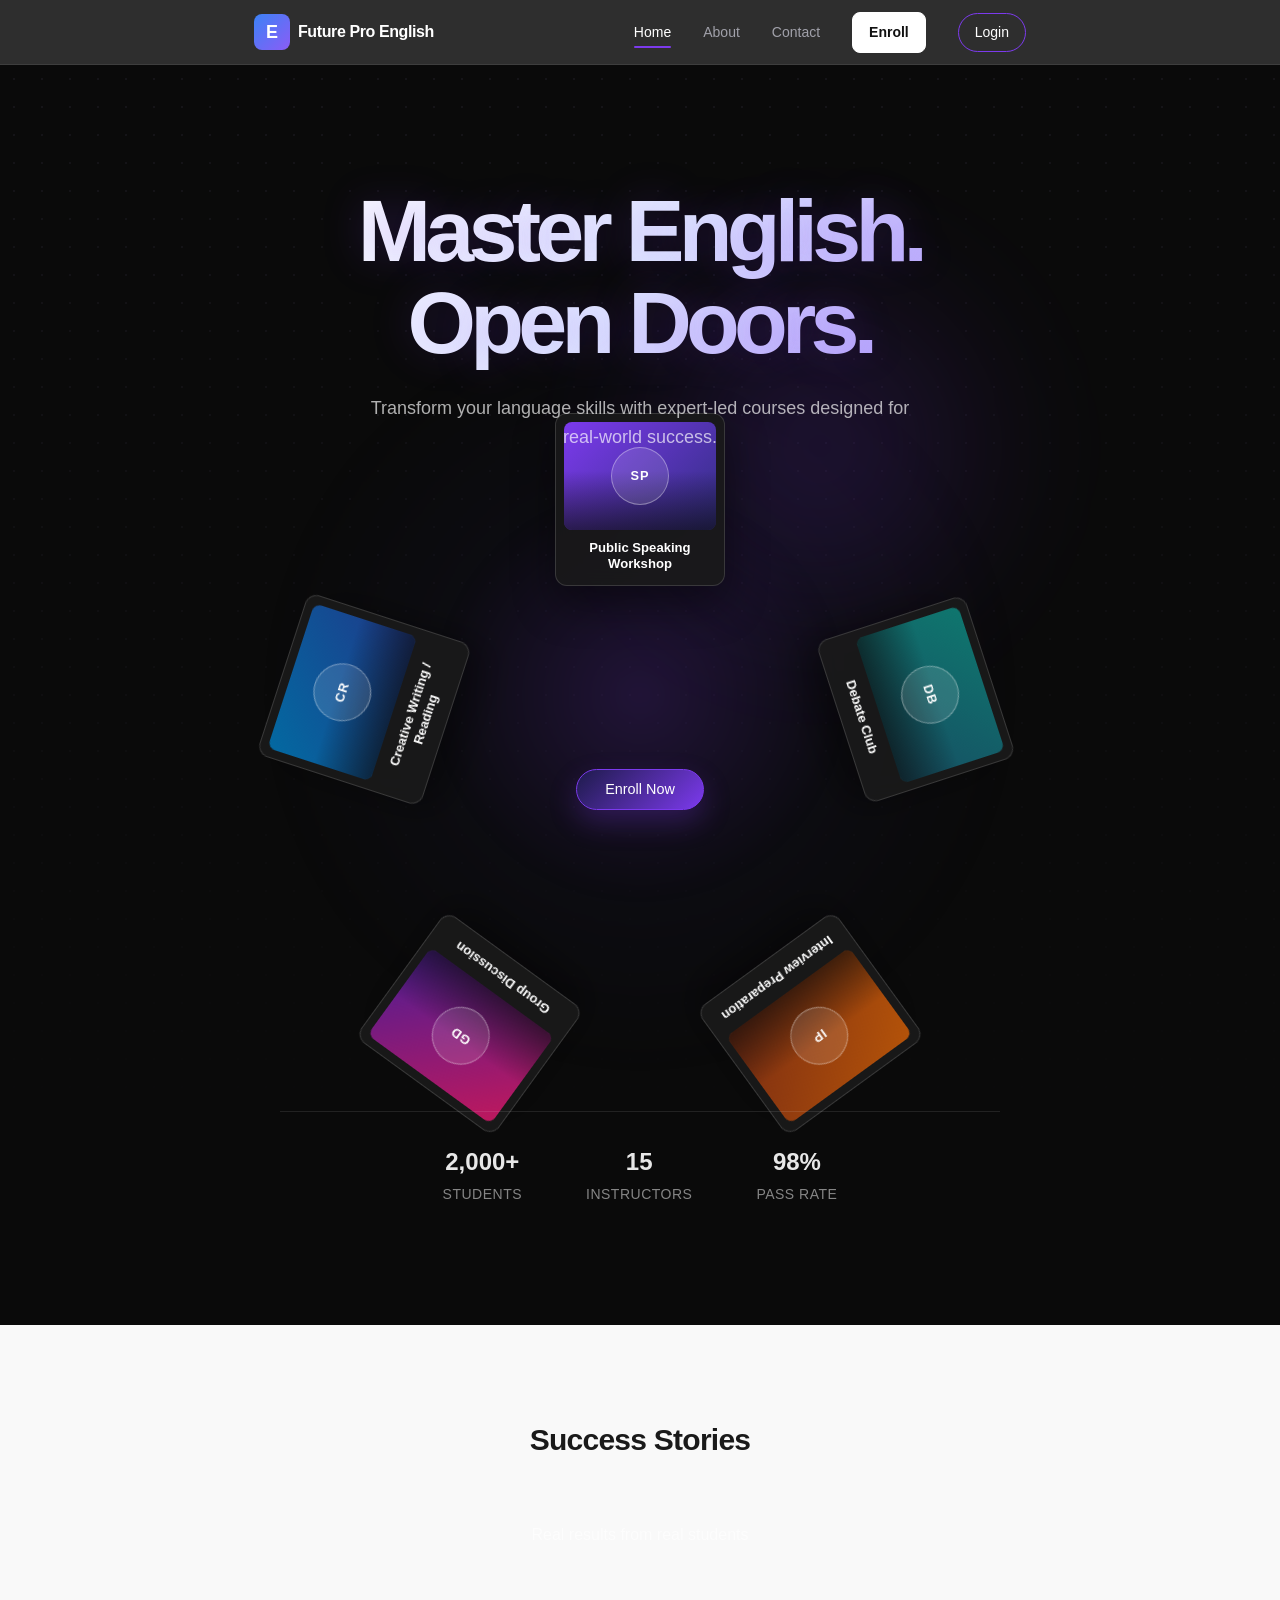
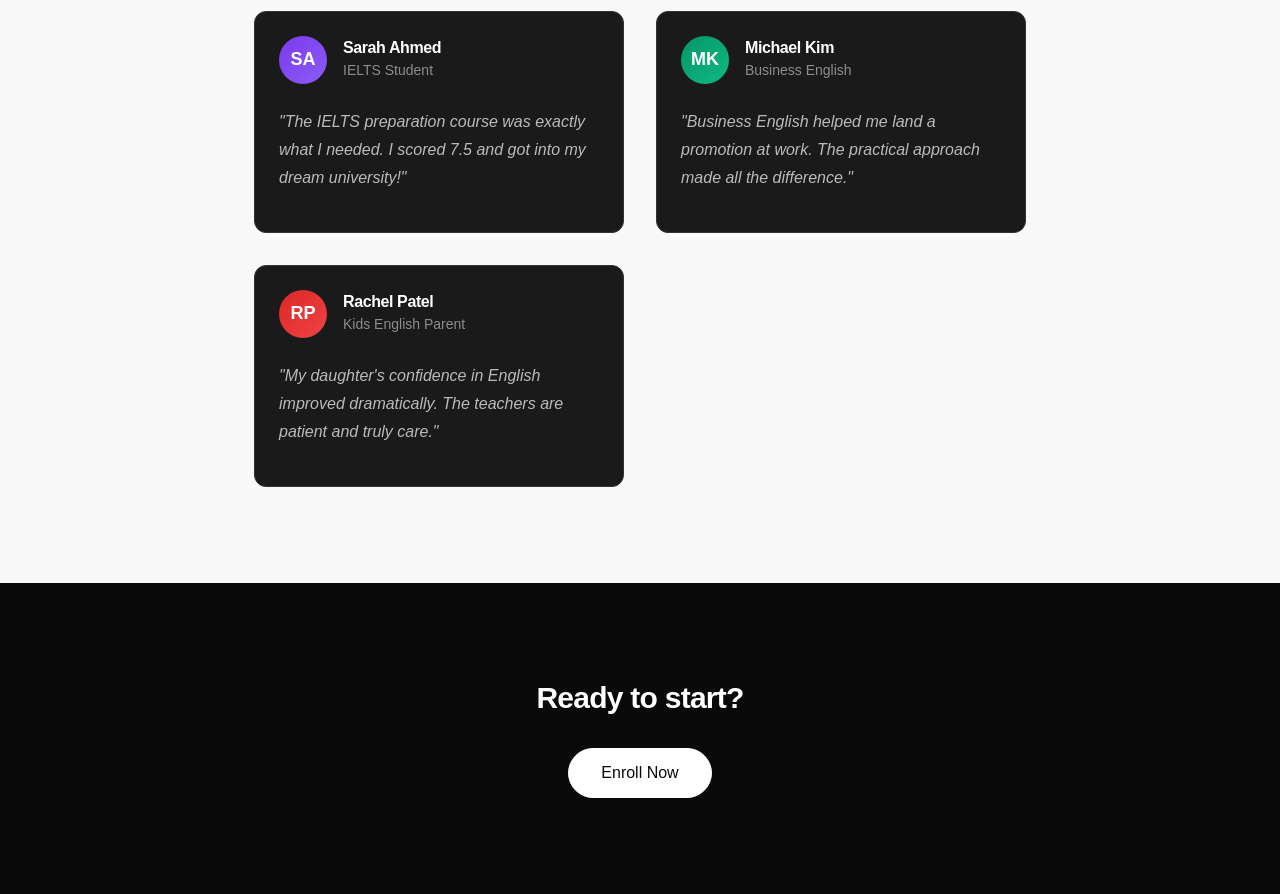
<file: index.html>
<!DOCTYPE html>
<html lang="en">
<head>
    <meta charset="UTF-8">
    <meta name="viewport" content="width=device-width, initial-scale=1.0">
    <meta name="description" content="Future Pro English - Master English and open doors to new opportunities. Professional English language courses for all levels including IELTS, Business English, and more.">
    <meta name="keywords" content="English language institute, IELTS preparation, Business English, English courses, language learning">
    <meta name="author" content="Future Pro English">
    
    <!-- Open Graph Tags -->
    <meta property="og:title" content="Future Pro English - Master English. Open Doors.">
    <meta property="og:description" content="Professional English language courses for all levels. IELTS, Business English, and more.">
    <meta property="og:type" content="website">
    <meta property="og:url" content="https://futureproenglish.com">
    <meta property="og:image" content="https://futureproenglish.com/assets/og-image.jpg">
    
    <!-- Twitter Card Tags -->
    <meta name="twitter:card" content="summary_large_image">
    <meta name="twitter:title" content="Future Pro English - Master English. Open Doors.">
    <meta name="twitter:description" content="Professional English language courses for all levels.">
    
    <title>Future Pro English - Home</title>
    <link rel="stylesheet" href="css/styles.css">
    <link rel="icon" type="image/svg+xml" href="assets/logo.svg">
</head>
<body>
    <a href="#main-content" class="skip-link">Skip to main content</a>
    
    <!-- Main Content -->
    <main id="main-content">
    <!-- Navigation Header -->
    <header class="header">
        <div class="container header-content">
            <a href="index.html" class="logo" aria-label="Future Pro English Home">
                <div class="logo-icon">E</div>
                <span class="logo-text">Future Pro English</span>
            </a>
            <button class="mobile-menu-toggle" aria-label="Toggle navigation menu" aria-expanded="false">
                <span class="hamburger">
                    <span class="hamburger-line"></span>
                    <span class="hamburger-line"></span>
                    <span class="hamburger-line"></span>
                </span>
            </button>
            <nav class="nav">
                <a href="index.html" class="nav-link">Home</a>
                <a href="about.html" class="nav-link">About</a>
                <a href="contact.html" class="nav-link">Contact</a>
                <a href="enroll.html" class="nav-link">Enroll</a>
                <a href="login.html" class="nav-link">Login</a>
            </nav>
        </div>
    </header>

    <!-- Mobile Navigation Overlay -->
    <nav class="nav-overlay" aria-label="Mobile navigation">
        <a href="index.html" class="nav-link">Home</a>
        <a href="about.html" class="nav-link">About</a>
        <a href="contact.html" class="nav-link">Contact</a>
        <a href="enroll.html" class="nav-link">Enroll</a>
        <a href="login.html" class="nav-link">Login</a>
    </nav>

    <!-- Hero Section -->
    <section class="hero">
        <div class="hero-background">
            <div class="hero-grid"></div>
            <div class="hero-orb"></div>
            <div class="hero-violet-orb"></div>
        </div>
        <div class="container hero-content">
            <h1 class="hero-headline">Master English. Open Doors.</h1>
            <p class="hero-subheadline">Transform your language skills with expert-led courses designed for real-world success.</p>
            <div class="hero-orbit">
                <div class="hero-ctas">
                    <a href="enroll.html" class="btn btn-primary btn-lg btn-pill">Enroll Now</a>
                </div>
                <div class="hero-activity-cards" aria-label="English learning activities">
                    <div class="hero-card-slot activity-slot-speaking">
                        <div class="hero-activity-card" aria-label="Public Speaking Workshop">
                            <div class="activity-card-visual visual-speaking"><span>SP</span></div>
                            <strong>Public Speaking Workshop</strong>
                        </div>
                    </div>
                    <div class="hero-card-slot activity-slot-debate">
                        <div class="hero-activity-card" aria-label="Debate Club">
                            <div class="activity-card-visual visual-debate"><span>DB</span></div>
                            <strong>Debate Club</strong>
                        </div>
                    </div>
                    <div class="hero-card-slot activity-slot-interview">
                        <div class="hero-activity-card" aria-label="Interview Preparation">
                            <div class="activity-card-visual visual-interview"><span>IP</span></div>
                            <strong>Interview Preparation</strong>
                        </div>
                    </div>
                    <div class="hero-card-slot activity-slot-discussion">
                        <div class="hero-activity-card" aria-label="Group Discussion">
                            <div class="activity-card-visual visual-discussion"><span>GD</span></div>
                            <strong>Group Discussion</strong>
                        </div>
                    </div>
                    <div class="hero-card-slot activity-slot-writing">
                        <div class="hero-activity-card" aria-label="Creative Writing and Reading">
                            <div class="activity-card-visual visual-writing"><span>CR</span></div>
                            <strong>Creative Writing / Reading</strong>
                        </div>
                    </div>
                </div>
            </div>
            <div class="hero-trust-bar">
                <div class="trust-stat">
                    <span class="trust-number">2,000+</span>
                    <span class="trust-label">Students</span>
                </div>
                <div class="trust-stat">
                    <span class="trust-number">15</span>
                    <span class="trust-label">Instructors</span>
                </div>
                <div class="trust-stat">
                    <span class="trust-number">98%</span>
                    <span class="trust-label">Pass Rate</span>
                </div>
            </div>
        </div>
    </section>

    <!-- Success Stories Section -->
    <section class="section section-alt">
        <div class="container">
            <div class="section-header">
                <h2 class="section-title">Success Stories</h2>
                <p class="section-subtitle">Real results from real students</p>
            </div>
            <div class="testimonials-grid">
                <div class="testimonial-card">
                    <div class="testimonial-header">
                        <div class="testimonial-avatar">SA</div>
                        <div class="testimonial-info">
                            <h3 class="testimonial-name">Sarah Ahmed</h3>
                            <span class="testimonial-role">IELTS Student</span>
                        </div>
                    </div>
                    <p class="testimonial-quote">"The IELTS preparation course was exactly what I needed. I scored 7.5 and got into my dream university!"</p>
                </div>
                <div class="testimonial-card">
                    <div class="testimonial-header">
                        <div class="testimonial-avatar">MK</div>
                        <div class="testimonial-info">
                            <h3 class="testimonial-name">Michael Kim</h3>
                            <span class="testimonial-role">Business English</span>
                        </div>
                    </div>
                    <p class="testimonial-quote">"Business English helped me land a promotion at work. The practical approach made all the difference."</p>
                </div>
                <div class="testimonial-card">
                    <div class="testimonial-header">
                        <div class="testimonial-avatar">RP</div>
                        <div class="testimonial-info">
                            <h3 class="testimonial-name">Rachel Patel</h3>
                            <span class="testimonial-role">Kids English Parent</span>
                        </div>
                    </div>
                    <p class="testimonial-quote">"My daughter's confidence in English improved dramatically. The teachers are patient and truly care."</p>
                </div>
            </div>
        </div>
    </section>

    <!-- Final CTA Section -->
    <section class="cta-section">
        <div class="container cta-content">
            <h2 class="cta-title">Ready to start?</h2>
            <a href="enroll.html" class="btn btn-primary btn-lg">Enroll Now</a>
        </div>
    </section>
    </main>

    <script src="js/main.js"></script>
</body>
</html>
</file>
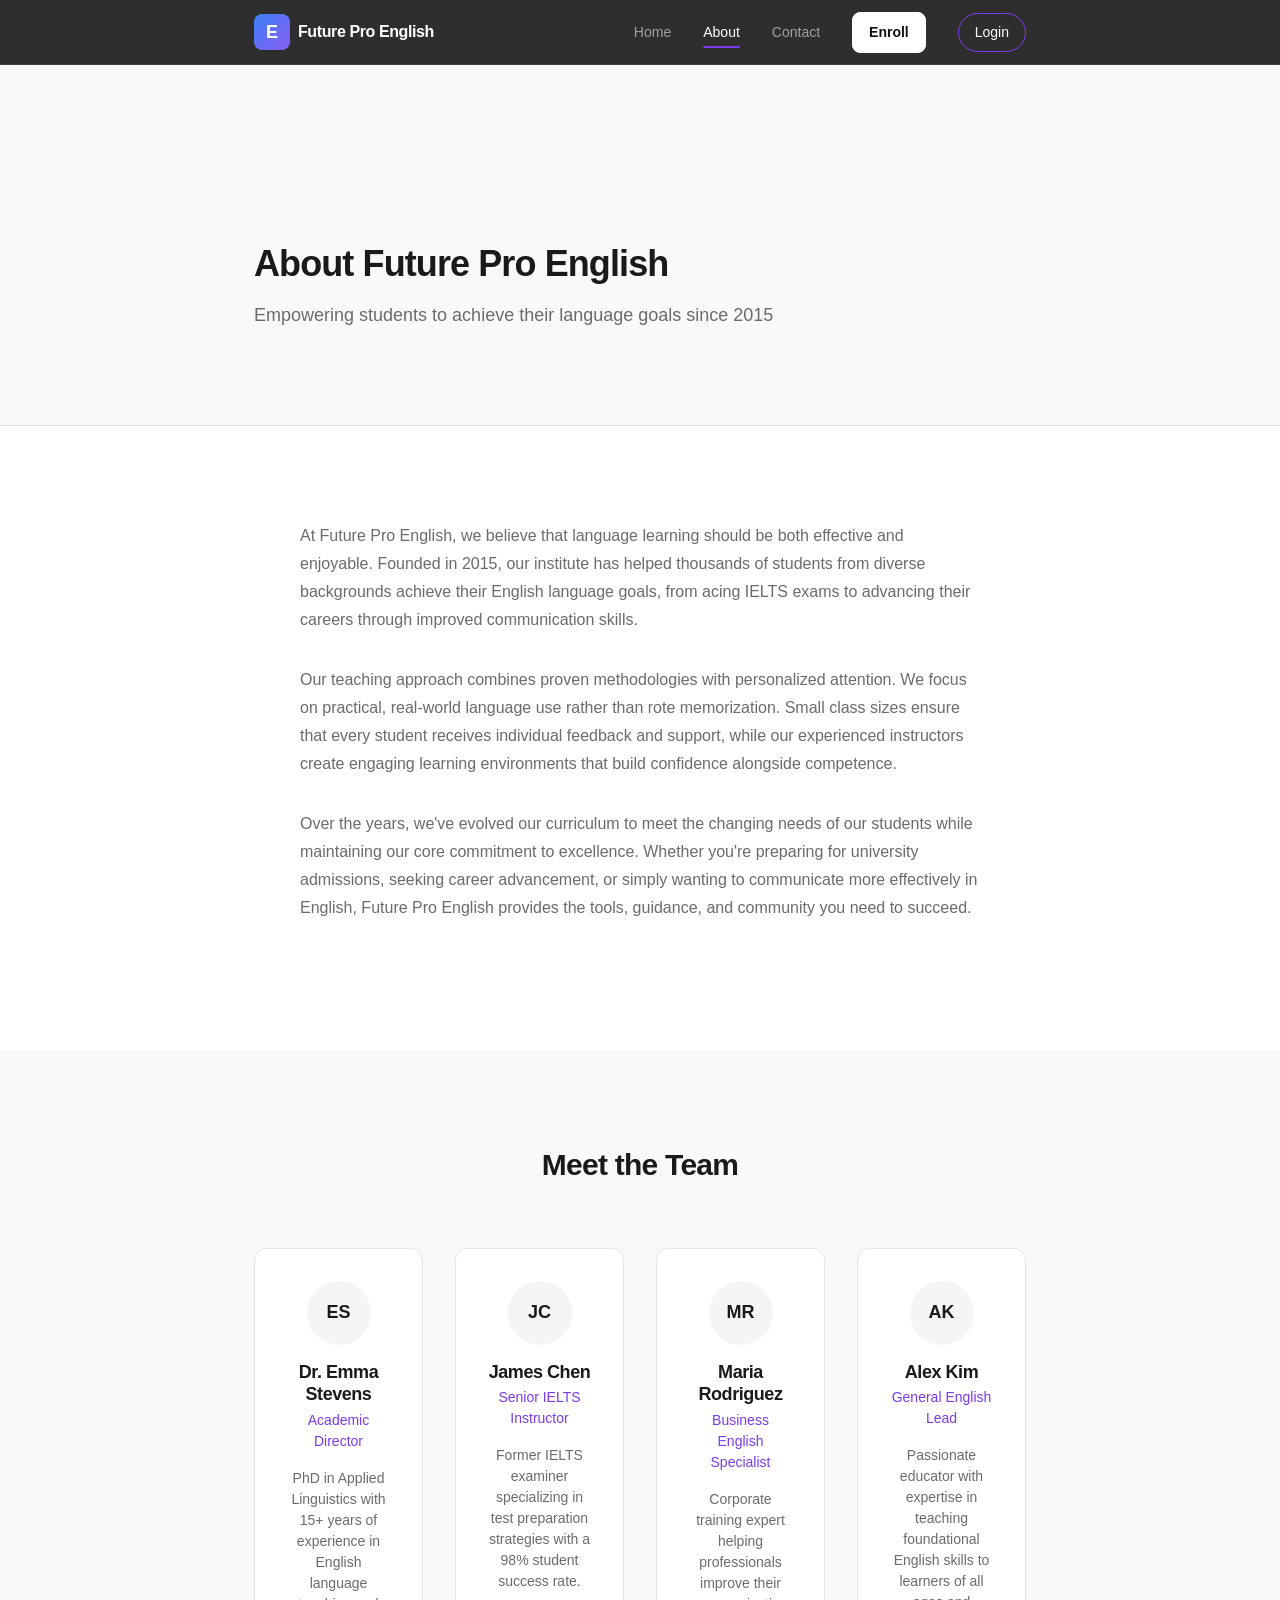
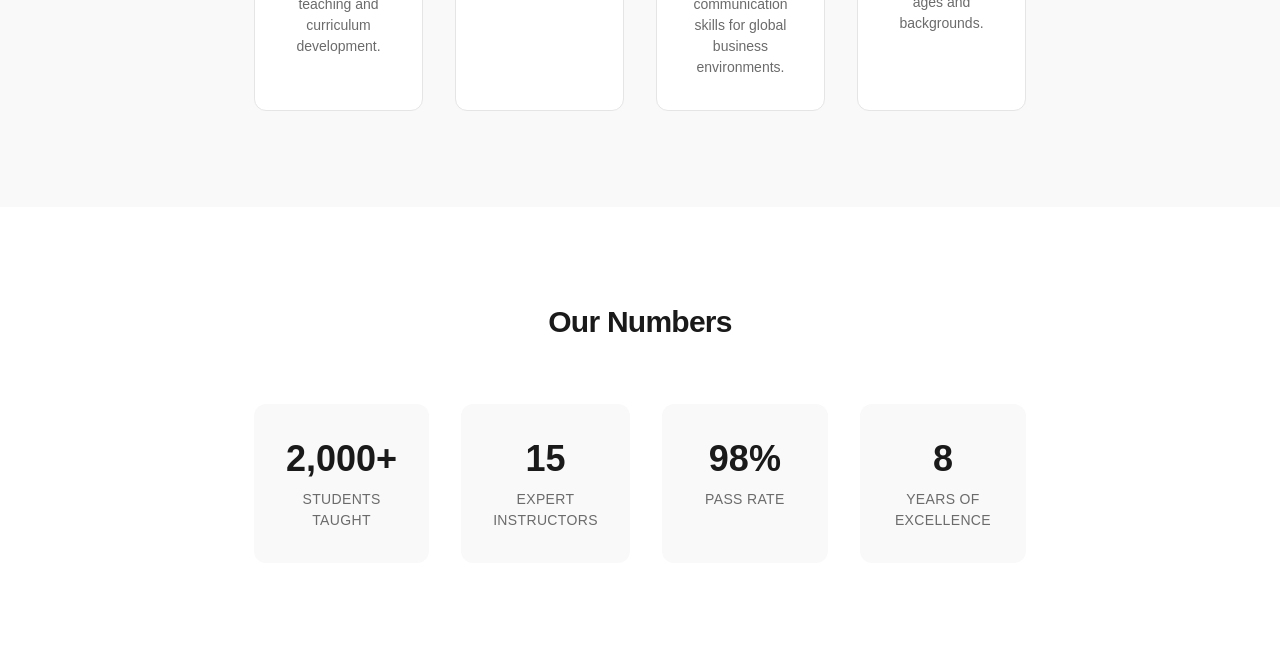
<file: about.html>
<!DOCTYPE html>
<html lang="en">
<head>
    <meta charset="UTF-8">
    <meta name="viewport" content="width=device-width, initial-scale=1.0">
    <meta name="description" content="Learn about Future Pro English - our mission, teaching approach, expert instructors, and 8 years of excellence in English language education.">
    <meta name="keywords" content="About Future Pro English, English institute, language school, teaching methodology">
    <meta name="author" content="Future Pro English">
    
    <!-- Open Graph Tags -->
    <meta property="og:title" content="About Future Pro English">
    <meta property="og:description" content="Our mission, teaching approach, expert instructors, and 8 years of excellence in English language education.">
    <meta property="og:type" content="website">
    <meta property="og:url" content="https://futureproenglish.com/about.html">
    <meta property="og:image" content="https://futureproenglish.com/assets/og-image.jpg">
    
    <!-- Twitter Card Tags -->
    <meta name="twitter:card" content="summary_large_image">
    <meta name="twitter:title" content="About Future Pro English">
    <meta name="twitter:description" content="Our mission, teaching approach, and expert instructors.">
    
    <title>About Us - Future Pro English</title>
    <link rel="stylesheet" href="css/styles.css">
    <link rel="icon" type="image/svg+xml" href="assets/logo.svg">
</head>
<body>
    <a href="#main-content" class="skip-link">Skip to main content</a>
    
    <!-- Main Content -->
    <main id="main-content">
    <!-- Navigation Header -->
    <header class="header">
        <div class="container header-content">
            <a href="index.html" class="logo" aria-label="Future Pro English Home">
                <div class="logo-icon">E</div>
                <span class="logo-text">Future Pro English</span>
            </a>
            <button class="mobile-menu-toggle" aria-label="Toggle navigation menu" aria-expanded="false">
                <span class="hamburger">
                    <span class="hamburger-line"></span>
                    <span class="hamburger-line"></span>
                    <span class="hamburger-line"></span>
                </span>
            </button>
            <nav class="nav">
                <a href="index.html" class="nav-link">Home</a>
                <a href="about.html" class="nav-link">About</a>
                <a href="contact.html" class="nav-link">Contact</a>
                <a href="enroll.html" class="nav-link">Enroll</a>
                <a href="login.html" class="nav-link">Login</a>
            </nav>
        </div>
    </header>

    <!-- Mobile Navigation Overlay -->
    <nav class="nav-overlay" aria-label="Mobile navigation">
        <a href="index.html" class="nav-link">Home</a>
        <a href="about.html" class="nav-link">About</a>
        <a href="contact.html" class="nav-link">Contact</a>
        <a href="enroll.html" class="nav-link">Enroll</a>
        <a href="login.html" class="nav-link">Login</a>
    </nav>

    <!-- Page Header -->
    <section class="page-header">
        <div class="container">
            <h1 class="page-title">About Future Pro English</h1>
            <p class="page-subtitle">Empowering students to achieve their language goals since 2015</p>
        </div>
    </section>

    <!-- Narrative Section -->
    <section class="section">
        <div class="container">
            <div class="narrative-content">
                <p>At Future Pro English, we believe that language learning should be both effective and enjoyable. Founded in 2015, our institute has helped thousands of students from diverse backgrounds achieve their English language goals, from acing IELTS exams to advancing their careers through improved communication skills.</p>
                <p>Our teaching approach combines proven methodologies with personalized attention. We focus on practical, real-world language use rather than rote memorization. Small class sizes ensure that every student receives individual feedback and support, while our experienced instructors create engaging learning environments that build confidence alongside competence.</p>
                <p>Over the years, we've evolved our curriculum to meet the changing needs of our students while maintaining our core commitment to excellence. Whether you're preparing for university admissions, seeking career advancement, or simply wanting to communicate more effectively in English, Future Pro English provides the tools, guidance, and community you need to succeed.</p>
            </div>
        </div>
    </section>

    <!-- Meet the Team Section -->
    <section class="section section-alt">
        <div class="container">
            <h2 class="section-title">Meet the Team</h2>
            <div class="team-grid">
                <div class="card team-card">
                    <div class="team-avatar">ES</div>
                    <h3 class="team-name">Dr. Emma Stevens</h3>
                    <p class="team-role">Academic Director</p>
                    <p class="team-bio">PhD in Applied Linguistics with 15+ years of experience in English language teaching and curriculum development.</p>
                </div>
                <div class="card team-card">
                    <div class="team-avatar">JC</div>
                    <h3 class="team-name">James Chen</h3>
                    <p class="team-role">Senior IELTS Instructor</p>
                    <p class="team-bio">Former IELTS examiner specializing in test preparation strategies with a 98% student success rate.</p>
                </div>
                <div class="card team-card">
                    <div class="team-avatar">MR</div>
                    <h3 class="team-name">Maria Rodriguez</h3>
                    <p class="team-role">Business English Specialist</p>
                    <p class="team-bio">Corporate training expert helping professionals improve their communication skills for global business environments.</p>
                </div>
                <div class="card team-card">
                    <div class="team-avatar">AK</div>
                    <h3 class="team-name">Alex Kim</h3>
                    <p class="team-role">General English Lead</p>
                    <p class="team-bio">Passionate educator with expertise in teaching foundational English skills to learners of all ages and backgrounds.</p>
                </div>
            </div>
        </div>
    </section>

    <!-- Our Numbers Section -->
    <section class="section">
        <div class="container">
            <h2 class="section-title">Our Numbers</h2>
            <div class="stats-grid">
                <div class="stat-item">
                    <div class="stat-number">2,000+</div>
                    <div class="stat-label">Students Taught</div>
                </div>
                <div class="stat-item">
                    <div class="stat-number">15</div>
                    <div class="stat-label">Expert Instructors</div>
                </div>
                <div class="stat-item">
                    <div class="stat-number">98%</div>
                    <div class="stat-label">Pass Rate</div>
                </div>
                <div class="stat-item">
                    <div class="stat-number">8</div>
                    <div class="stat-label">Years of Excellence</div>
                </div>
            </div>
        </div>
    </section>
    </main>

    <script src="js/main.js"></script>
</body>
</html>
</file>
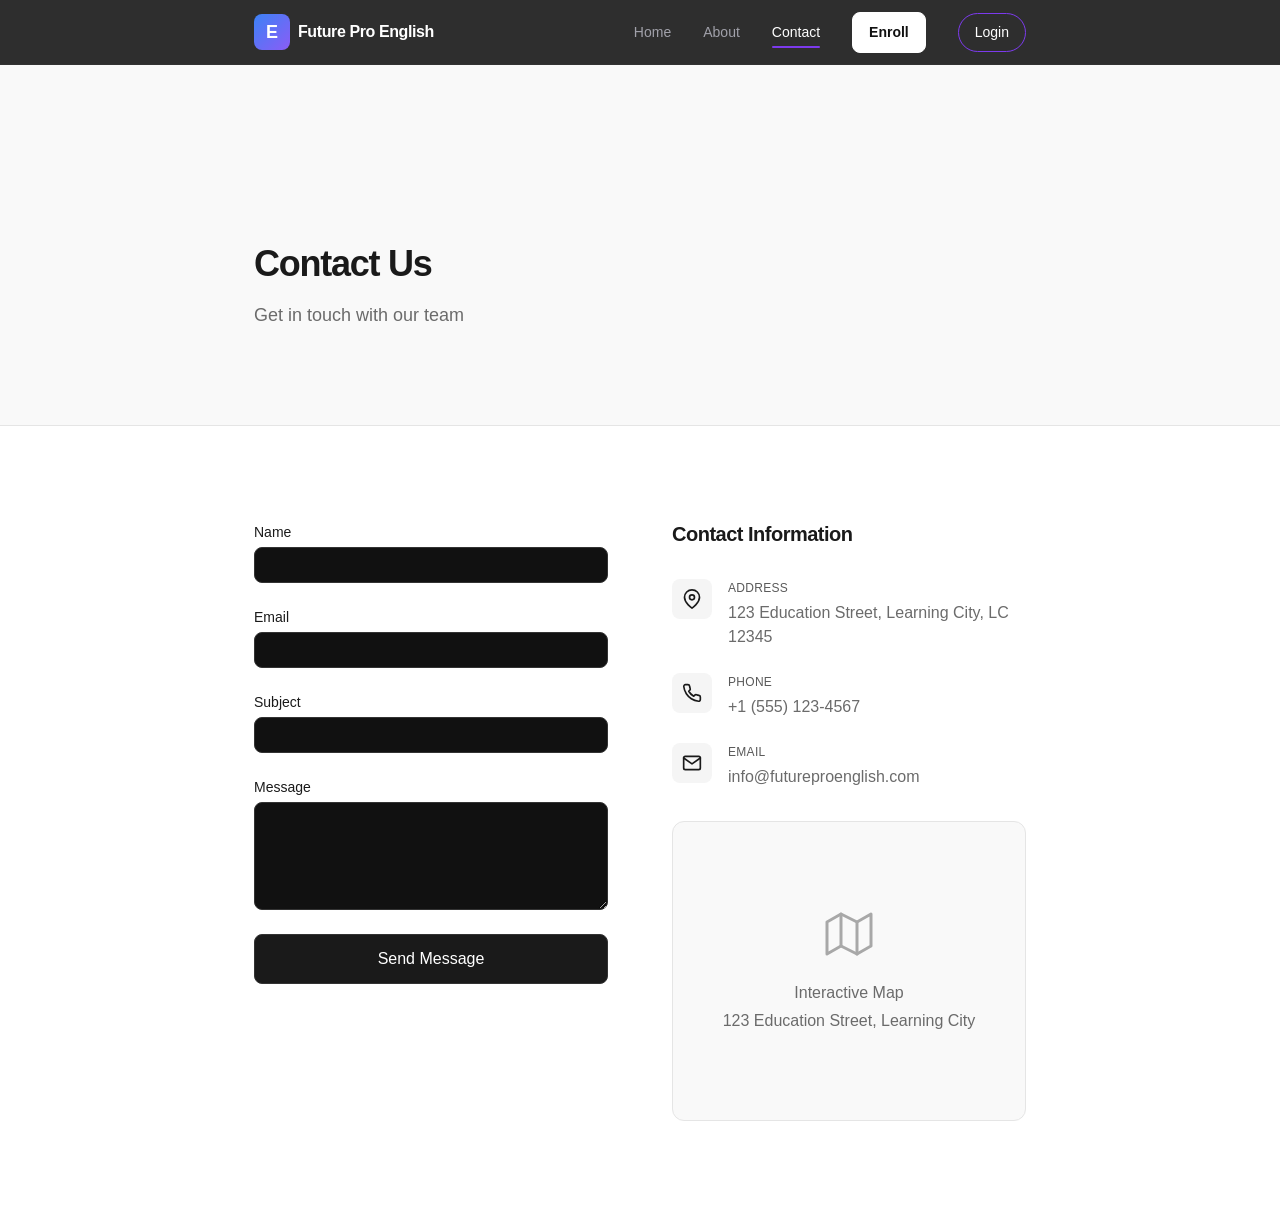
<file: contact.html>
<!DOCTYPE html>
<html lang="en">
<head>
    <meta charset="UTF-8">
    <meta name="viewport" content="width=device-width, initial-scale=1.0">
    <meta name="description" content="Contact Future Pro English - Get in touch with our team for inquiries, course information, or support. We're here to help you master English.">
    <meta name="keywords" content="Contact Future Pro English, English institute contact, language school support">
    <meta name="author" content="Future Pro English">
    
    <!-- Open Graph Tags -->
    <meta property="og:title" content="Contact Future Pro English">
    <meta property="og:description" content="Get in touch with our team for inquiries, course information, or support.">
    <meta property="og:type" content="website">
    <meta property="og:url" content="https://futureproenglish.com/contact.html">
    <meta property="og:image" content="https://futureproenglish.com/assets/og-image.jpg">
    
    <!-- Twitter Card Tags -->
    <meta name="twitter:card" content="summary_large_image">
    <meta name="twitter:title" content="Contact Future Pro English">
    <meta name="twitter:description" content="Get in touch with our team for inquiries and support.">
    
    <title>Contact Us - Future Pro English</title>
    <link rel="stylesheet" href="css/styles.css">
    <link rel="stylesheet" href="css/form.css">
    <link rel="icon" type="image/svg+xml" href="assets/logo.svg">
</head>
<body>
    <a href="#main-content" class="skip-link">Skip to main content</a>
    
    <!-- Main Content -->
    <main id="main-content">
    <!-- Navigation Header -->
    <header class="header">
        <div class="container header-content">
            <a href="index.html" class="logo" aria-label="Future Pro English Home">
                <div class="logo-icon">E</div>
                <span class="logo-text">Future Pro English</span>
            </a>
            <button class="mobile-menu-toggle" aria-label="Toggle navigation menu" aria-expanded="false">
                <span class="hamburger">
                    <span class="hamburger-line"></span>
                    <span class="hamburger-line"></span>
                    <span class="hamburger-line"></span>
                </span>
            </button>
            <nav class="nav">
                <a href="index.html" class="nav-link">Home</a>
                <a href="about.html" class="nav-link">About</a>
                <a href="contact.html" class="nav-link">Contact</a>
                <a href="enroll.html" class="nav-link">Enroll</a>
                <a href="login.html" class="nav-link">Login</a>
            </nav>
        </div>
    </header>

    <!-- Mobile Navigation Overlay -->
    <nav class="nav-overlay" aria-label="Mobile navigation">
        <a href="index.html" class="nav-link">Home</a>
        <a href="about.html" class="nav-link">About</a>
        <a href="contact.html" class="nav-link">Contact</a>
        <a href="enroll.html" class="nav-link">Enroll</a>
        <a href="login.html" class="nav-link">Login</a>
    </nav>

    <!-- Page Header -->
    <section class="page-header">
        <div class="container">
            <h1 class="page-title">Contact Us</h1>
            <p class="page-subtitle">Get in touch with our team</p>
        </div>
    </section>

    <!-- Contact Section -->
    <section class="section">
        <div class="container">
            <div class="contact-grid">
                <!-- Contact Form -->
                <div class="contact-form-wrapper">
                    <form id="contactForm" class="contact-form">
                        <div class="form-group">
                            <label for="name" class="form-label">Name</label>
                            <input type="text" id="name" name="name" class="form-input" required aria-required="true">
                        </div>
                        <div class="form-group">
                            <label for="email" class="form-label">Email</label>
                            <input type="email" id="email" name="email" class="form-input" required aria-required="true">
                        </div>
                        <div class="form-group">
                            <label for="subject" class="form-label">Subject</label>
                            <input type="text" id="subject" name="subject" class="form-input" required aria-required="true">
                        </div>
                        <div class="form-group">
                            <label for="message" class="form-label">Message</label>
                            <textarea id="message" name="message" class="form-textarea" rows="5" required aria-required="true"></textarea>
                        </div>
                        <button type="submit" class="btn btn-primary btn-lg">Send Message</button>
                    </form>
                    <div id="formSuccess" class="form-success">
                        <p>Thank you, we'll be in touch!</p>
                    </div>
                </div>

                <!-- Contact Details -->
                <div class="contact-details">
                    <div class="contact-info">
                        <h3 class="contact-info-title">Contact Information</h3>
                        <div class="contact-item">
                            <div class="contact-icon">
                                <svg xmlns="http://www.w3.org/2000/svg" width="20" height="20" viewBox="0 0 24 24" fill="none" stroke="currentColor" stroke-width="2" stroke-linecap="round" stroke-linejoin="round">
                                    <path d="M21 10c0 7-9 13-9 13s-9-6-9-13a9 9 0 0 1 18 0z"></path>
                                    <circle cx="12" cy="10" r="3"></circle>
                                </svg>
                            </div>
                            <div class="contact-text">
                                <p class="contact-label">Address</p>
                                <p class="contact-value">123 Education Street, Learning City, LC 12345</p>
                            </div>
                        </div>
                        <div class="contact-item">
                            <div class="contact-icon">
                                <svg xmlns="http://www.w3.org/2000/svg" width="20" height="20" viewBox="0 0 24 24" fill="none" stroke="currentColor" stroke-width="2" stroke-linecap="round" stroke-linejoin="round">
                                    <path d="M22 16.92v3a2 2 0 0 1-2.18 2 19.79 19.79 0 0 1-8.63-3.07 19.5 19.5 0 0 1-6-6 19.79 19.79 0 0 1-3.07-8.67A2 2 0 0 1 4.11 2h3a2 2 0 0 1 2 1.72 12.84 12.84 0 0 0 .7 2.81 2 2 0 0 1-.45 2.11L8.09 9.91a16 16 0 0 0 6 6l1.27-1.27a2 2 0 0 1 2.11-.45 12.84 12.84 0 0 0 2.81.7A2 2 0 0 1 22 16.92z"></path>
                                </svg>
                            </div>
                            <div class="contact-text">
                                <p class="contact-label">Phone</p>
                                <p class="contact-value">+1 (555) 123-4567</p>
                            </div>
                        </div>
                        <div class="contact-item">
                            <div class="contact-icon">
                                <svg xmlns="http://www.w3.org/2000/svg" width="20" height="20" viewBox="0 0 24 24" fill="none" stroke="currentColor" stroke-width="2" stroke-linecap="round" stroke-linejoin="round">
                                    <path d="M4 4h16c1.1 0 2 .9 2 2v12c0 1.1-.9 2-2 2H4c-1.1 0-2-.9-2-2V6c0-1.1.9-2 2-2z"></path>
                                    <polyline points="22,6 12,13 2,6"></polyline>
                                </svg>
                            </div>
                            <div class="contact-text">
                                <p class="contact-label">Email</p>
                                <p class="contact-value">info@futureproenglish.com</p>
                            </div>
                        </div>
                    </div>

                    <!-- Map Placeholder -->
                    <div class="map-placeholder">
                        <div class="map-content">
                            <svg xmlns="http://www.w3.org/2000/svg" width="48" height="48" viewBox="0 0 24 24" fill="none" stroke="currentColor" stroke-width="1.5" stroke-linecap="round" stroke-linejoin="round">
                                <polygon points="1 6 1 22 8 18 16 22 23 18 23 2 16 6 8 2 1 6"></polygon>
                                <line x1="8" y1="2" x2="8" y2="18"></line>
                                <line x1="16" y1="6" x2="16" y2="22"></line>
                            </svg>
                            <p>Interactive Map</p>
                            <p class="map-subtitle">123 Education Street, Learning City</p>
                        </div>
                    </div>
                </div>
            </div>
        </div>
    </section>
    </main>

    <script src="js/main.js"></script>
    <script src="js/form.js"></script>
</body>
</html>
</file>
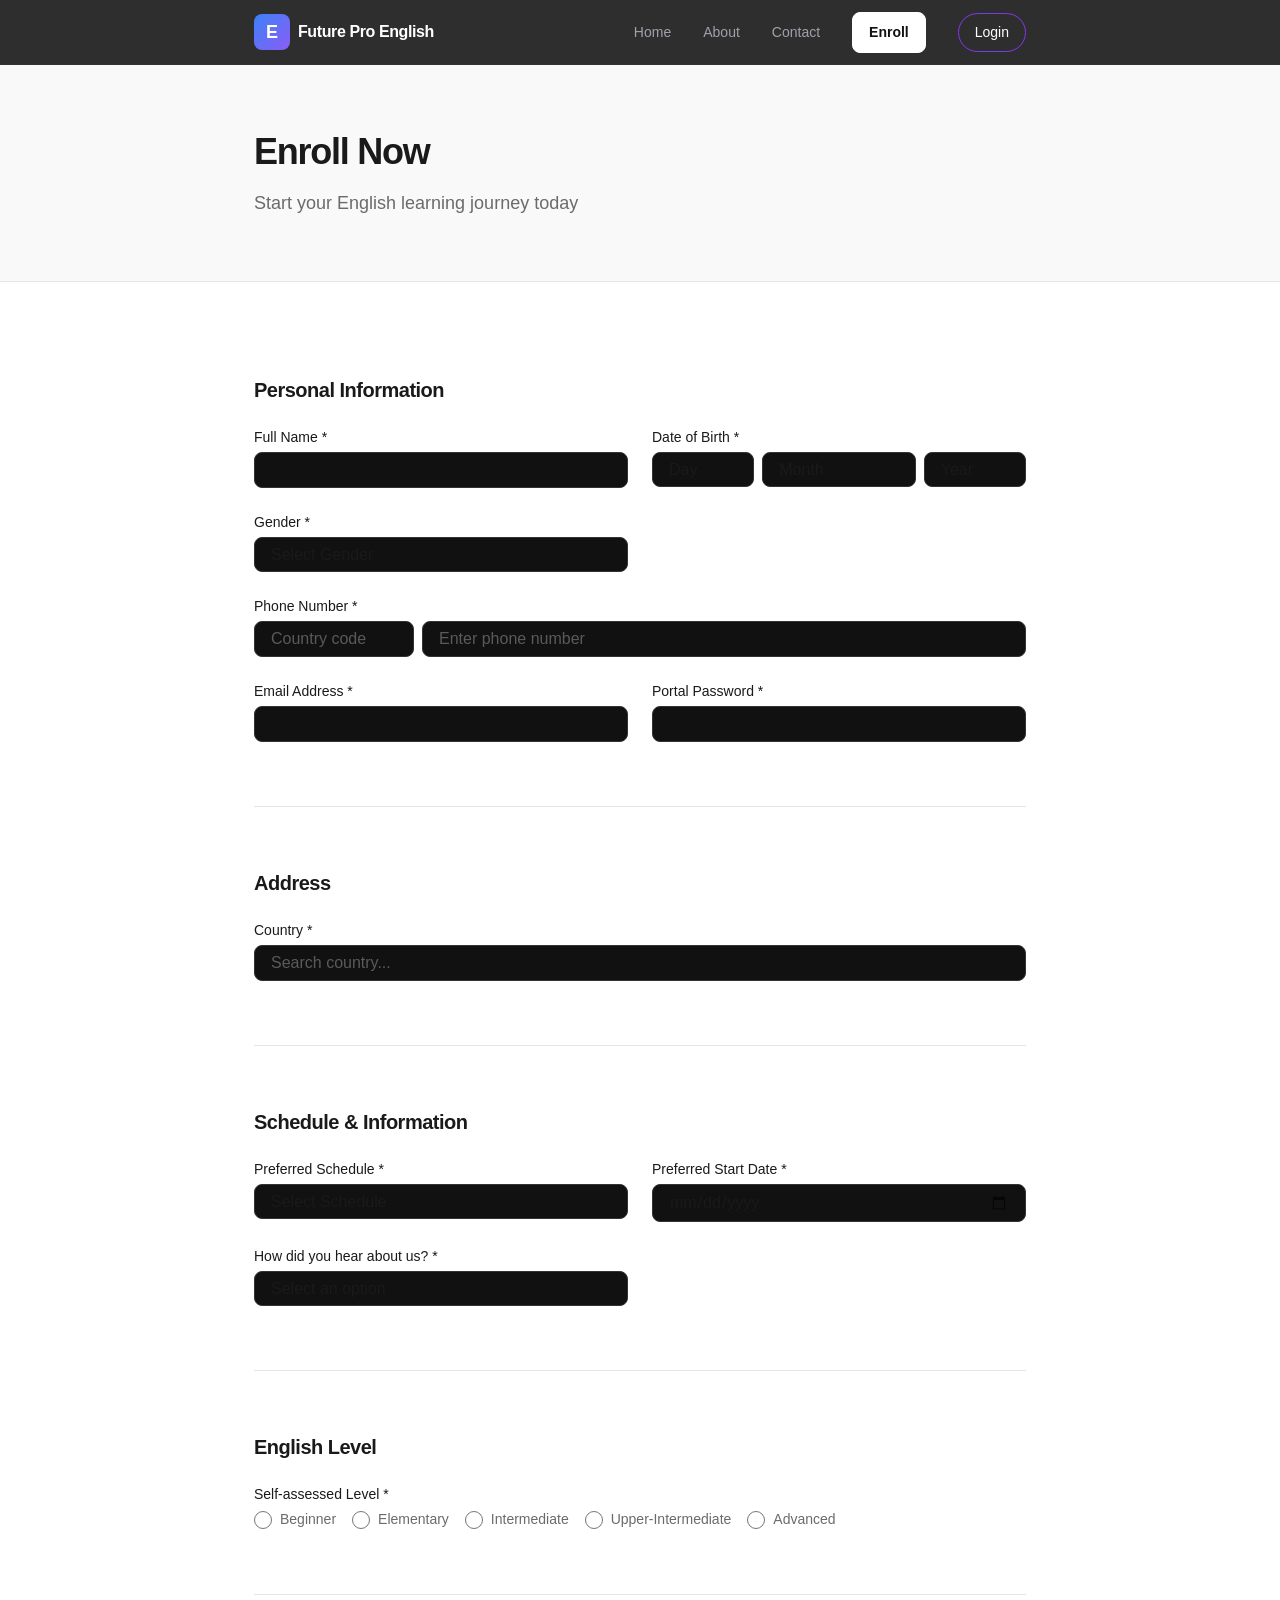
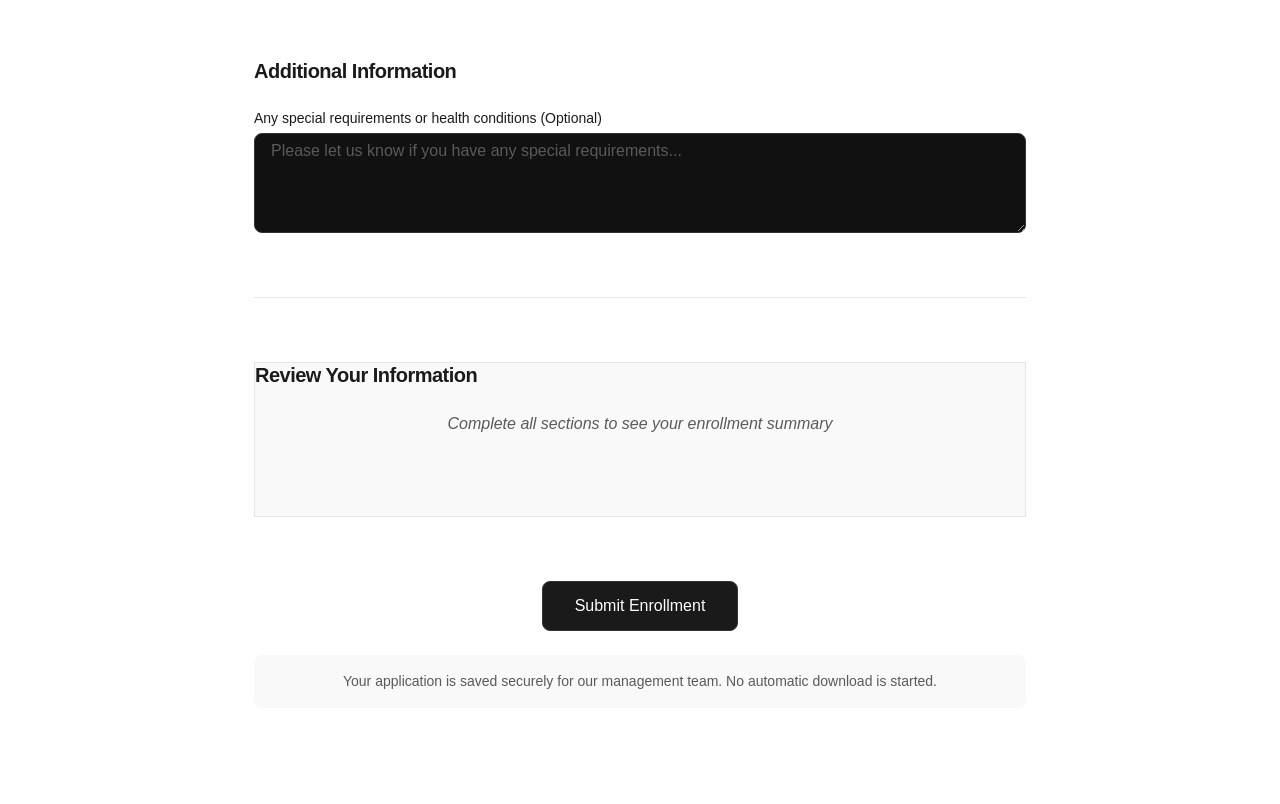
<file: enroll.html>
<!DOCTYPE html>
<html lang="en">
<head>
    <meta charset="UTF-8">
    <meta name="viewport" content="width=device-width, initial-scale=1.0">
    <meta name="description" content="Enroll in Future Pro English courses - IELTS preparation, Business English, General English, and more. Start your English learning journey today.">
    <meta name="keywords" content="Enroll Future Pro English, English course registration, IELTS course signup, Business English enrollment">
    <meta name="author" content="Future Pro English">
    
    <!-- Open Graph Tags -->
    <meta property="og:title" content="Enroll Now - Future Pro English">
    <meta property="og:description" content="Start your English learning journey today. IELTS, Business English, and more.">
    <meta property="og:type" content="website">
    <meta property="og:url" content="https://futureproenglish.com/enroll.html">
    <meta property="og:image" content="https://futureproenglish.com/assets/og-image.jpg">
    
    <!-- Twitter Card Tags -->
    <meta name="twitter:card" content="summary_large_image">
    <meta name="twitter:title" content="Enroll Now - Future Pro English">
    <meta name="twitter:description" content="Start your English learning journey today.">
    
    <title>Enroll Now - Future Pro English</title>
    <link rel="stylesheet" href="css/styles.css">
    <link rel="stylesheet" href="css/form.css">
    <link rel="icon" type="image/svg+xml" href="assets/logo.svg">
</head>
<body>
    <a href="#main-content" class="skip-link">Skip to main content</a>
    
    <!-- Main Content -->
    <main id="main-content">
    <!-- Navigation Header -->
    <header class="header">
        <div class="container header-content">
            <a href="index.html" class="logo" aria-label="Future Pro English Home">
                <div class="logo-icon">E</div>
                <span class="logo-text">Future Pro English</span>
            </a>
            <button class="mobile-menu-toggle" aria-label="Toggle navigation menu" aria-expanded="false">
                <span class="hamburger">
                    <span class="hamburger-line"></span>
                    <span class="hamburger-line"></span>
                    <span class="hamburger-line"></span>
                </span>
            </button>
            <nav class="nav">
                <a href="index.html" class="nav-link">Home</a>
                <a href="about.html" class="nav-link">About</a>
                <a href="contact.html" class="nav-link">Contact</a>
                <a href="enroll.html" class="nav-link">Enroll</a>
                <a href="login.html" class="nav-link">Login</a>
            </nav>
        </div>
    </header>

    <!-- Mobile Navigation Overlay -->
    <nav class="nav-overlay" aria-label="Mobile navigation">
        <a href="index.html" class="nav-link">Home</a>
        <a href="about.html" class="nav-link">About</a>
        <a href="contact.html" class="nav-link">Contact</a>
        <a href="enroll.html" class="nav-link">Enroll</a>
        <a href="login.html" class="nav-link">Login</a>
    </nav>

    <!-- Page Header -->
    <section class="page-header page-header-simple">
        <div class="container">
            <h1 class="page-title">Enroll Now</h1>
            <p class="page-subtitle">Start your English learning journey today</p>
        </div>
    </section>

    <!-- Enrollment Form Section -->
    <section class="section">
        <div class="container">
            <form id="enrollForm" class="enroll-form" novalidate>
                <!-- Section 1: Personal Information -->
                <div class="form-section" id="section1" data-section="1">
                    <h2 class="form-section-title">Personal Information</h2>
                    <div class="form-grid">
                        <div class="form-group">
                            <label for="fullName" class="form-label">Full Name *</label>
                            <input type="text" id="fullName" name="fullName" class="form-input" required>
                        </div>
                        <div class="form-group">
                            <label class="form-label">Date of Birth *</label>
                            <div class="date-of-birth-group" role="group" aria-label="Date of birth">
                                <select id="dobDay" name="dobDay" class="form-input dob-select" required>
                                    <option value="">Day</option>
                                </select>
                                <select id="dobMonth" name="dobMonth" class="form-input dob-select" required>
                                    <option value="">Month</option>
                                    <option value="1">January</option>
                                    <option value="2">February</option>
                                    <option value="3">March</option>
                                    <option value="4">April</option>
                                    <option value="5">May</option>
                                    <option value="6">June</option>
                                    <option value="7">July</option>
                                    <option value="8">August</option>
                                    <option value="9">September</option>
                                    <option value="10">October</option>
                                    <option value="11">November</option>
                                    <option value="12">December</option>
                                </select>
                                <select id="dobYear" name="dobYear" class="form-input dob-select" required>
                                    <option value="">Year</option>
                                </select>
                            </div>
                        </div>
                        <div class="form-group">
                            <label for="gender" class="form-label">Gender *</label>
                            <select id="gender" name="gender" class="form-input" required>
                                <option value="">Select Gender</option>
                                <option value="male">Male</option>
                                <option value="female">Female</option>
                                <option value="other">Other</option>
                                <option value="prefer-not-to-say">Prefer not to say</option>
                            </select>
                        </div>
                        <div class="form-group form-group-full">
                            <label class="form-label">Phone Number *</label>
                            <div class="phone-input-group">
                                <input type="text" id="phoneCountryCode" name="phoneCountryCode" class="form-input phone-country-code" required list="countryCodes" placeholder="Country code">
                                <datalist id="countryCodes">
                                    <option value="+1">+1 (US/CA)</option>
                                    <option value="+44">+44 (UK)</option>
                                    <option value="+91">+91 (India)</option>
                                    <option value="+61">+61 (AU)</option>
                                    <option value="+49">+49 (DE)</option>
                                    <option value="+33">+33 (FR)</option>
                                    <option value="+81">+81 (JP)</option>
                                    <option value="+86">+86 (CN)</option>
                                    <option value="+55">+55 (BR)</option>
                                    <option value="+52">+52 (MX)</option>
                                    <option value="+39">+39 (IT)</option>
                                    <option value="+34">+34 (ES)</option>
                                    <option value="+31">+31 (NL)</option>
                                    <option value="+82">+82 (KR)</option>
                                    <option value="+7">+7 (RU)</option>
                                    <option value="+62">+62 (ID)</option>
                                    <option value="+90">+90 (TR)</option>
                                    <option value="+966">+966 (SA)</option>
                                    <option value="+65">+65 (SG)</option>
                                    <option value="+63">+63 (PH)</option>
                                    <option value="+60">+60 (MY)</option>
                                    <option value="+66">+66 (TH)</option>
                                    <option value="+84">+84 (VN)</option>
                                    <option value="+880">+880 (BD)</option>
                                    <option value="+92">+92 (PK)</option>
                                    <option value="+20">+20 (EG)</option>
                                    <option value="+54">+54 (AR)</option>
                                    <option value="+57">+57 (CO)</option>
                                    <option value="+56">+56 (CL)</option>
                                    <option value="+51">+51 (PE)</option>
                                    <option value="+27">+27 (ZA)</option>
                                    <option value="+234">+234 (NG)</option>
                                    <option value="+254">+254 (KE)</option>
                                    <option value="+251">+251 (ET)</option>
                                    <option value="+94">+94 (LK)</option>
                                    <option value="+95">+95 (MM)</option>
                                    <option value="+855">+855 (KH)</option>
                                    <option value="+977">+977 (NP)</option>
                                    <option value="+968">+968 (OM)</option>
                                    <option value="+971">+971 (AE)</option>
                                    <option value="+974">+974 (QA)</option>
                                    <option value="+973">+973 (BH)</option>
                                    <option value="+264">+264 (NA)</option>
                                </datalist>
                                <input type="tel" id="phoneNumber" name="phoneNumber" class="form-input phone-number" required placeholder="Enter phone number">
                            </div>
                            <span class="validation-message" id="phoneError">Please enter a valid phone number</span>
                        </div>
                        <div class="form-group">
                            <label for="email" class="form-label">Email Address *</label>
                            <input type="email" id="email" name="email" class="form-input" required>
                        </div>
                        <div class="form-group">
                            <label for="password" class="form-label">Portal Password *</label>
                            <input type="password" id="password" name="password" class="form-input" required autocomplete="new-password" minlength="8">
                        </div>
                    </div>
                </div>

                <!-- Section 2: Address -->
                <div class="form-section" id="section2" data-section="2">
                    <h2 class="form-section-title">Address</h2>
                    <div class="form-grid">
                        <div class="form-group form-group-full" id="countryGroup">
                            <label for="country" class="form-label">Country *</label>
                            <input type="text" id="country" name="country" class="form-input" required list="countries" placeholder="Search country..." autocomplete="off" aria-autocomplete="list">
                            <datalist id="countries">
                                <option value="">Select Country</option>
                            </datalist>
                        </div>
                        <div class="form-group" id="stateGroup" style="display: none;">
                            <label for="state" class="form-label">State/Province *</label>
                            <input type="text" id="state" name="state" class="form-input" required list="states" placeholder="Search state..." autocomplete="off" aria-autocomplete="list">
                            <datalist id="states">
                                <option value="">Select State/Province</option>
                            </datalist>
                        </div>
                        <div class="form-group" id="cityGroup" style="display: none;">
                            <label for="city" class="form-label">City *</label>
                            <input type="text" id="city" name="city" class="form-input" required>
                        </div>
                        <div class="form-group" id="postalCodeGroup" style="display: none;">
                            <label for="postalCode" class="form-label">Postal Code *</label>
                            <input type="text" id="postalCode" name="postalCode" class="form-input" required>
                        </div>
                        <div class="form-group form-group-full" id="addressGroup" style="display: none;">
                            <label for="localAddress" class="form-label">Enter local address (Optional)</label>
                            <input type="text" id="localAddress" name="localAddress" class="form-input" placeholder="Street address, apartment, building, etc.">
                        </div>
                    </div>
                </div>

                <!-- Section 2: Schedule & Information -->
                <div class="form-section" id="section2" data-section="2">
                    <h2 class="form-section-title">Schedule & Information</h2>
                    <div class="form-grid">
                        <div class="form-group">
                            <label for="schedule" class="form-label">Preferred Schedule *</label>
                            <select id="schedule" name="schedule" class="form-input" required>
                                <option value="">Select Schedule</option>
                                <option value="morning">Morning</option>
                                <option value="afternoon">Afternoon</option>
                                <option value="evening">Evening</option>
                                <option value="weekend">Weekend</option>
                            </select>
                        </div>
                        <div class="form-group">
                            <label for="startDate" class="form-label">Preferred Start Date *</label>
                            <input type="date" id="startDate" name="startDate" class="form-input" required>
                        </div>
                        <div class="form-group">
                            <label for="hearAboutUs" class="form-label">How did you hear about us? *</label>
                            <select id="hearAboutUs" name="hearAboutUs" class="form-input" required>
                                <option value="">Select an option</option>
                                <option value="friend">Friend/Family</option>
                                <option value="social-media">Social Media</option>
                                <option value="google">Google Search</option>
                                <option value="advertisement">Advertisement</option>
                                <option value="school">School/University</option>
                                <option value="other">Other</option>
                            </select>
                        </div>
                    </div>
                </div>

                <!-- Section 3: English Level -->
                <div class="form-section" id="section3" data-section="3">
                    <h2 class="form-section-title">English Level</h2>
                    <div class="form-grid">
                        <div class="form-group form-group-full">
                            <label class="form-label">Self-assessed Level *</label>
                            <div class="radio-group" role="radiogroup" aria-required="true" aria-label="English level">
                                <label class="radio-label">
                                    <input type="radio" name="englishLevel" value="beginner" required>
                                    <span class="radio-text">Beginner</span>
                                </label>
                                <label class="radio-label">
                                    <input type="radio" name="englishLevel" value="elementary">
                                    <span class="radio-text">Elementary</span>
                                </label>
                                <label class="radio-label">
                                    <input type="radio" name="englishLevel" value="intermediate">
                                    <span class="radio-text">Intermediate</span>
                                </label>
                                <label class="radio-label">
                                    <input type="radio" name="englishLevel" value="upper-intermediate">
                                    <span class="radio-text">Upper-Intermediate</span>
                                </label>
                                <label class="radio-label">
                                    <input type="radio" name="englishLevel" value="advanced">
                                    <span class="radio-text">Advanced</span>
                                </label>
                            </div>
                        </div>
                    </div>
                </div>

                <!-- Section 4: Additional -->
                <div class="form-section" id="section4" data-section="4">
                    <h2 class="form-section-title">Additional Information</h2>
                    <div class="form-grid">
                        <div class="form-group form-group-full">
                            <label for="specialRequirements" class="form-label">Any special requirements or health conditions (Optional)</label>
                            <textarea id="specialRequirements" name="specialRequirements" class="form-textarea" rows="3" placeholder="Please let us know if you have any special requirements..."></textarea>
                        </div>
                    </div>
                </div>

                <!-- Summary Panel -->
                <div class="form-section summary-section" id="summarySection">
                    <h2 class="form-section-title">Review Your Information</h2>
                    <div class="summary-content" id="summaryContent">
                        <p class="summary-placeholder">Complete all sections to see your enrollment summary</p>
                    </div>
                </div>

                <!-- Submit Button -->
                <div class="form-actions">
                    <button type="submit" class="btn btn-primary btn-lg" id="submitBtn">Submit Enrollment</button>
                </div>
            </form>

            <!-- Data Note -->
            <div class="data-note">
                <p>Your application is saved securely for our management team. No automatic download is started.</p>
            </div>

            <!-- Enrollment Success Modal -->
            <div id="enrollSuccess" class="enrollment-modal" role="dialog" aria-modal="true" aria-labelledby="enrollmentSuccessTitle" aria-describedby="enrollmentSuccessMessage" hidden>
                <div class="enrollment-modal-card">
                    <button type="button" id="closeEnrollmentModal" class="enrollment-modal-close" aria-label="Close success message">&times;</button>
                    <div class="enrollment-success-icon" aria-hidden="true">
                        <svg xmlns="http://www.w3.org/2000/svg" viewBox="0 0 24 24" fill="none" stroke="currentColor" stroke-width="2.5" stroke-linecap="round" stroke-linejoin="round">
                            <path class="enrollment-checkmark" d="m5 12 4 4L19 6"></path>
                        </svg>
                    </div>
                    <p class="enrollment-success-kicker">Application received</p>
                    <h2 id="enrollmentSuccessTitle">Thank you for enrolling!</h2>
                    <p id="enrollmentSuccessMessage">Thank you for enrolling, our team will connect with you soon.</p>
                    <button type="button" id="returnHomeButton" class="btn btn-primary enrollment-return-home">Return to Home</button>
                </div>
            </div>
        </div>
    </section>
    </main>

    <script src="js/main.js"></script>
    <script src="js/data.js"></script>
    <script src="js/form.js"></script>
</body>
</html>
</file>
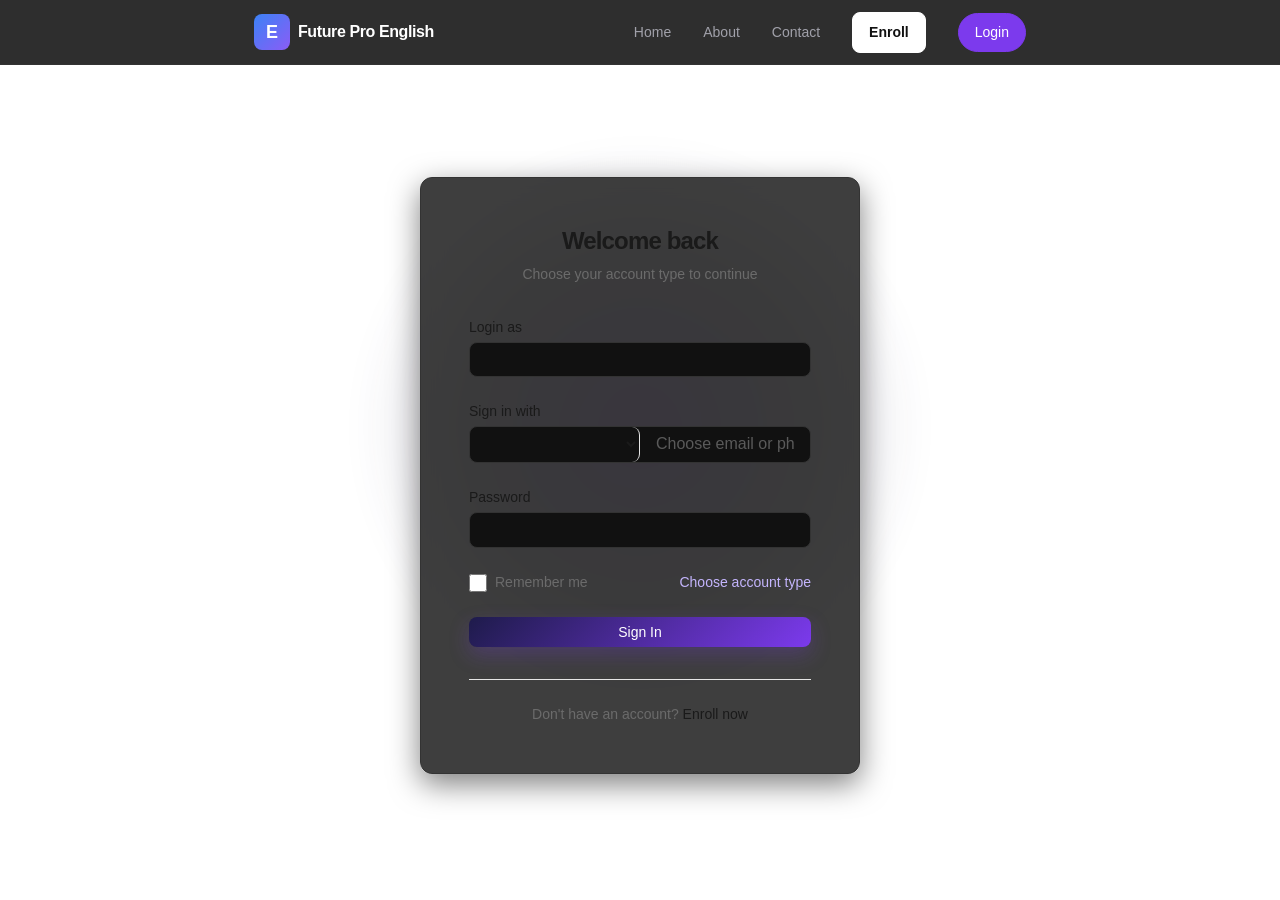
<file: login.html>
<!DOCTYPE html>
<html lang="en">
<head>
    <meta charset="UTF-8">
    <meta name="viewport" content="width=device-width, initial-scale=1.0">
    <meta name="description" content="Login to your Future Pro English student portal to access your courses, materials, and progress tracking.">
    <meta name="keywords" content="Future Pro English login, student portal, language learning dashboard">
    <meta name="author" content="Future Pro English">
    
    <!-- Open Graph Tags -->
    <meta property="og:title" content="Login - Future Pro English">
    <meta property="og:description" content="Access your student portal to view courses and track your progress.">
    <meta property="og:type" content="website">
    <meta property="og:url" content="https://futureproenglish.com/login.html">
    <meta property="og:image" content="https://futureproenglish.com/assets/og-image.jpg">
    
    <!-- Twitter Card Tags -->
    <meta name="twitter:card" content="summary_large_image">
    <meta name="twitter:title" content="Login - Future Pro English">
    <meta name="twitter:description" content="Access your student portal to view courses and track your progress.">
    
    <title>Login - Future Pro English</title>
    <link rel="stylesheet" href="css/styles.css">
    <link rel="stylesheet" href="css/form.css">
    <link rel="icon" type="image/svg+xml" href="assets/logo.svg">
</head>
<body>
    <a href="#main-content" class="skip-link">Skip to main content</a>
    
    <!-- Main Content -->
    <main id="main-content">
    <!-- Navigation Header -->
    <header class="header">
        <div class="container header-content">
            <a href="index.html" class="logo" aria-label="Future Pro English Home">
                <div class="logo-icon">E</div>
                <span class="logo-text">Future Pro English</span>
            </a>
            <button class="mobile-menu-toggle" aria-label="Toggle navigation menu" aria-expanded="false">
                <span class="hamburger">
                    <span class="hamburger-line"></span>
                    <span class="hamburger-line"></span>
                    <span class="hamburger-line"></span>
                </span>
            </button>
            <nav class="nav">
                <a href="index.html" class="nav-link">Home</a>
                <a href="about.html" class="nav-link">About</a>
                <a href="contact.html" class="nav-link">Contact</a>
                <a href="enroll.html" class="nav-link">Enroll</a>
                <a href="login.html" class="nav-link">Login</a>
            </nav>
        </div>
    </header>

    <!-- Mobile Navigation Overlay -->
    <nav class="nav-overlay" aria-label="Mobile navigation">
        <a href="index.html" class="nav-link">Home</a>
        <a href="about.html" class="nav-link">About</a>
        <a href="contact.html" class="nav-link">Contact</a>
        <a href="enroll.html" class="nav-link">Enroll</a>
        <a href="login.html" class="nav-link">Login</a>
    </nav>

    <!-- Login Section -->
    <section class="login-section">
        <div class="container">
            <div class="login-card">
                <div class="login-header">
                    <h1 class="login-title">Welcome back</h1>
                    <p class="login-subtitle" id="loginSubtitle">Choose your account type to continue</p>
                </div>
                <form id="loginForm" class="login-form">
                    <div class="form-group">
                        <label for="accountType" class="form-label">Login as</label>
                        <select id="accountType" name="accountType" class="form-input" required>
                            <option value="" selected disabled hidden></option>
                            <option value="student">Student</option>
                            <option value="management">Management Person</option>
                        </select>
                    </div>
                    <div class="form-group">
                        <label for="loginMethod" class="form-label">Sign in with</label>
                        <div class="login-identity-control">
                            <select id="loginMethod" name="loginMethod" class="login-method-select" required aria-label="Sign-in method">
                                <option value="" selected disabled hidden></option>
                                <option value="email">Email address</option>
                                <option value="phone">Phone number</option>
                            </select>
                            <input type="text" id="loginIdentifier" name="loginIdentifier" class="login-identifier-input" required aria-required="true" autocomplete="username" placeholder="Choose email or phone first">
                        </div>
                    </div>
                    <div class="form-group">
                        <label for="password" class="form-label">Password</label>
                        <input type="password" id="password" name="password" class="form-input" required aria-required="true" autocomplete="current-password">
                    </div>
                    <div class="login-options">
                        <label class="checkbox-label">
                            <input type="checkbox" name="remember" class="checkbox-input">
                            <span class="checkbox-text">Remember me</span>
                        </label>
                        <span class="login-role" id="loginRole">Choose account type</span>
                    </div>
                    <button type="submit" class="btn btn-primary btn-full">Sign In</button>
                </form>
                <div class="login-footer">
                    <p class="login-footer-text">Don't have an account? <a href="enroll.html" class="login-footer-link">Enroll now</a></p>
                </div>
            </div>
        </div>
    </section>

    <!-- Toast Notification -->
    <div id="toast" class="toast">
        <div class="toast-content">
            <p class="toast-message">Enter valid account credentials.</p>
        </div>
    </div>
    </main>

    <script src="js/main.js"></script>
    <script src="js/data.js"></script>
    <script src="js/management-data.js"></script>
    <script src="js/form.js"></script>
</body>
</html>
</file>
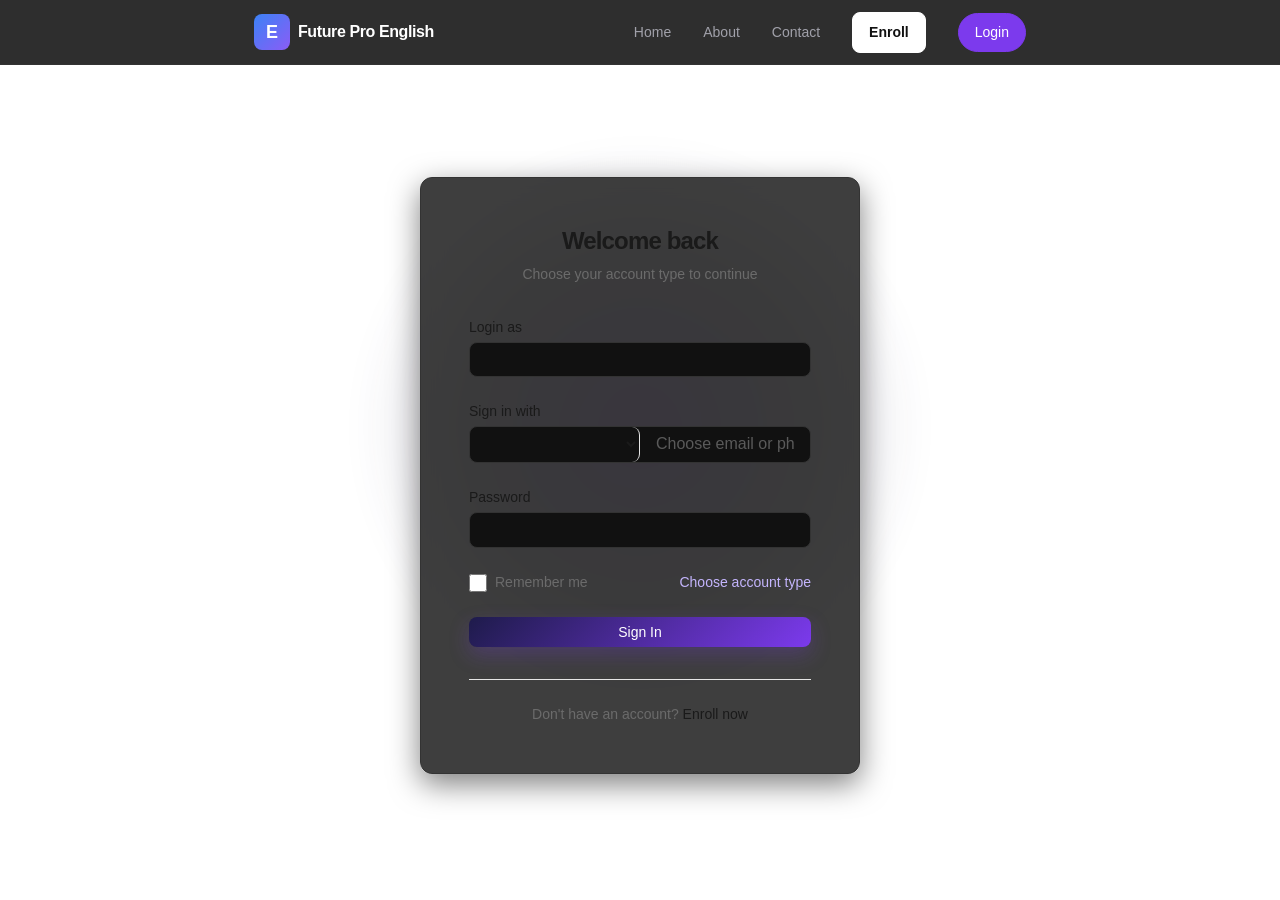
<file: management.html>
<!DOCTYPE html>
<html lang="en">
<head>
    <meta charset="UTF-8">
    <meta name="viewport" content="width=device-width, initial-scale=1.0">
    <title>Management Dashboard - Future Pro English</title>
    <link rel="stylesheet" href="css/styles.css">
    <link rel="stylesheet" href="css/form.css">
    <script src="https://cdn.sheetjs.com/xlsx-0.20.1/package/dist/xlsx.full.min.js"></script>
</head>
<body>
    <a href="#main-content" class="skip-link">Skip to main content</a>
    <main id="main-content">
        <header class="header">
            <div class="container header-content">
                <a href="index.html" class="logo" aria-label="Future Pro English Home">
                    <div class="logo-icon">E</div>
                    <span class="logo-text">Future Pro English</span>
                </a>
                <nav class="nav">
                    <a href="index.html" class="nav-link">Home</a>
                    <a href="enroll.html" class="nav-link">Enroll</a>
                    <a href="login.html" class="nav-link">Login</a>
                </nav>
            </div>
        </header>
        <section class="section management-dashboard">
            <div class="container">
                <div class="dashboard-header">
                    <div>
                        <p class="management-eyebrow">Management dashboard</p>
                        <h1 class="page-title">Student records</h1>
                        <p id="managementWelcome" class="page-subtitle"></p>
                    </div>
                    <button type="button" id="logoutManagement" class="btn">Log out</button>
                </div>
                <div class="dashboard-actions">
                    <button type="button" id="showStudentData" class="btn btn-primary">Show Student Data</button>
                    <button type="button" id="downloadStudentData" class="btn">Download Data</button>
                    <button type="button" id="assignManagementPerson" class="btn">Assign Management Person</button>
                    <button type="button" id="enrollStudent" class="btn">Enroll Student</button>
                </div>
                <form id="managementPersonForm" class="management-person-form" hidden>
                    <h2 class="management-panel-title">Assign Management Person</h2>
                    <div class="form-grid">
                        <div class="form-group">
                            <label for="managementName" class="form-label">Name *</label>
                            <input id="managementName" name="name" class="form-input" required>
                        </div>
                        <div class="form-group">
                            <label for="managementPhone" class="form-label">Phone *</label>
                            <input id="managementPhone" name="phone" type="tel" class="form-input" required>
                        </div>
                        <div class="form-group">
                            <label for="managementEmail" class="form-label">Email *</label>
                            <input id="managementEmail" name="email" type="email" class="form-input" required>
                        </div>
                        <div class="form-group">
                            <label for="managementPassword" class="form-label">Password *</label>
                            <input id="managementPassword" name="password" type="password" class="form-input" required minlength="8">
                        </div>
                        <div class="form-group">
                            <label for="managementTitle" class="form-label">Title *</label>
                            <input id="managementTitle" name="title" class="form-input" placeholder="Manager" required>
                        </div>
                    </div>
                    <div class="form-actions management-form-actions">
                        <button type="submit" class="btn btn-primary">Save Management Person</button>
                        <button type="button" id="cancelManagementPerson" class="btn">Cancel</button>
                    </div>
                </form>
                <div id="studentDataTableWrapper" class="student-data-table-wrapper" hidden>
                    <table class="student-data-table">
                        <caption class="visually-hidden">Saved student enrollment data</caption>
                        <thead id="studentDataTableHead"></thead>
                        <tbody id="studentDataTableBody"></tbody>
                    </table>
                    <p id="studentDataEmpty" class="student-data-empty" hidden>No student enrollment records found.</p>
                </div>
            </div>
        </section>
    </main>
    <script src="js/management.js"></script>
</body>
</html>
</file>
<file: css/styles.css>
/* ============================================
   FUTURE PRO ENGLISH - DESIGN SYSTEM
   Modeled after Luma (lu.ma) design language
   ============================================ */

/* Skip Link for Keyboard Navigation */
.skip-link {
    position: absolute;
    top: -40px;
    left: 0;
    background: #3B82F6;
    color: white;
    padding: 8px 16px;
    z-index: 10000;
    transition: top 0.3s;
    text-decoration: none;
    font-family: var(--font-family-primary);
    font-size: 14px;
}

.skip-link:focus {
    top: 0;
}

/* ============================================
   CSS CUSTOM PROPERTIES (Design Tokens)
   ============================================ */

:root {
    /* Colors - Light Mode */
    --color-bg-primary: #ffffff;
    --color-bg-secondary: #f9f9f9;
    --color-bg-tertiary: #f5f5f5;
    
    --color-text-primary: #1a1a1a;
    --color-text-secondary: #6b6b6b;
    --color-text-tertiary: #5a5a5a; /* Improved contrast for WCAG AA */
    
    --color-border: #e5e5e5;
    --color-border-hover: #d0d0d0;
    
    --color-accent: #7C3AED;
    --color-accent-hover: #8B5CF6;
    --color-indigo: #1E1B4B;
    
    --color-success: #2e7d32;
    --color-warning: #f57c00;
    --color-error: #EF4444;
    
    /* Colors - Dark Mode */
    --color-bg-primary-dark: #0d0d0f;
    --color-bg-secondary-dark: #1a1a1a;
    --color-bg-tertiary-dark: #222226;
    
    --color-text-primary-dark: #ffffff;
    --color-text-secondary-dark: #d0d0d0; /* Improved contrast for WCAG AA */
    --color-text-tertiary-dark: #a0a0a0; /* Improved contrast for WCAG AA */
    
    --color-border-dark: #333333;
    --color-border-hover-dark: #4b4b55;
    
    /* Typography */
    --font-family-primary: 'Inter', -apple-system, BlinkMacSystemFont, 'Segoe UI', Roboto, sans-serif;
    
    --font-size-xs: 0.75rem;    /* 12px */
    --font-size-sm: 0.875rem;   /* 14px */
    --font-size-base: 1rem;     /* 16px */
    --font-size-lg: 1.125rem;   /* 18px */
    --font-size-xl: 1.25rem;    /* 20px */
    --font-size-2xl: 1.5rem;    /* 24px */
    --font-size-3xl: 1.875rem;  /* 30px */
    --font-size-4xl: 2.25rem;   /* 36px */
    
    --font-weight-regular: 400;
    --font-weight-medium: 500;
    --font-weight-semibold: 600;
    --font-weight-bold: 700;
    
    --line-height-tight: 1.25;
    --line-height-normal: 1.5;
    --line-height-relaxed: 1.75;
    
    --letter-spacing-tight: -0.025em;
    --letter-spacing-normal: 0;
    --letter-spacing-wide: 0.025em;
    
    /* Spacing */
    --space-xs: 0.25rem;    /* 4px */
    --space-sm: 0.5rem;     /* 8px */
    --space-md: 1rem;       /* 16px */
    --space-lg: 1.5rem;     /* 24px */
    --space-xl: 2rem;       /* 32px */
    --space-2xl: 3rem;      /* 48px */
    --space-3xl: 4rem;      /* 64px */
    --space-4xl: 6rem;      /* 96px */
    
    /* Border Radius */
    --radius-sm: 8px;
    --radius-md: 12px;
    --radius-lg: 16px;
    --radius-full: 100px;
    
    /* Transitions */
    --transition-fast: 150ms ease;
    --transition-base: 200ms ease;
    --transition-slow: 250ms ease;
    
    /* Layout */
    --max-content-width: 820px;
    --container-padding: var(--space-lg);
    
    /* Shadows */
    --shadow-sm: 0 1px 2px rgba(0, 0, 0, 0.05);
    --shadow-md: 0 2px 4px rgba(0, 0, 0, 0.08);
    --shadow-lg: 0 4px 8px rgba(0, 0, 0, 0.12);
    
    /* Focus Ring */
    --focus-ring: 0 0 0 2px #7C3AED;
    --focus-ring-offset: 2px;
}

/* Dark Mode Support */
@media (prefers-color-scheme: dark) {
    :root {
        --color-bg-primary: var(--color-bg-primary-dark);
        --color-bg-secondary: var(--color-bg-secondary-dark);
        --color-bg-tertiary: var(--color-bg-tertiary-dark);
        
        --color-text-primary: var(--color-text-primary-dark);
        --color-text-secondary: var(--color-text-secondary-dark);
        --color-text-tertiary: var(--color-text-tertiary-dark);
        
        --color-border: var(--color-border-dark);
        --color-border-hover: var(--color-border-hover-dark);
        
        --shadow-sm: 0 1px 2px rgba(0, 0, 0, 0.3);
        --shadow-md: 0 2px 4px rgba(0, 0, 0, 0.4);
        --shadow-lg: 0 4px 8px rgba(0, 0, 0, 0.5);
    }
}

/* ============================================
   BASE STYLES
   ============================================ */

* {
    margin: 0;
    padding: 0;
    box-sizing: border-box;
}

html {
    font-size: 16px;
    scroll-behavior: smooth;
}

body {
    font-family: var(--font-family-primary);
    font-size: var(--font-size-base);
    font-weight: var(--font-weight-regular);
    line-height: var(--line-height-normal);
    color: var(--color-text-primary);
    background-color: var(--color-bg-primary);
    -webkit-font-smoothing: antialiased;
    -moz-osx-font-smoothing: grayscale;
}

/* Google Fonts - Inter */
@import url('https://fonts.googleapis.com/css2?family=Inter:wght@400;500;600;700&display=swap');

/* ============================================
   TYPOGRAPHY
   ============================================ */

h1, h2, h3, h4, h5, h6 {
    font-weight: var(--font-weight-semibold);
    line-height: var(--line-height-tight);
    letter-spacing: var(--letter-spacing-tight);
    color: var(--color-text-primary);
}

h1 {
    font-size: var(--font-size-4xl);
    font-weight: var(--font-weight-bold);
}

h2 {
    font-size: var(--font-size-3xl);
}

h3 {
    font-size: var(--font-size-2xl);
}

h4 {
    font-size: var(--font-size-xl);
}

h5 {
    font-size: var(--font-size-lg);
}

h6 {
    font-size: var(--font-size-base);
}

p {
    margin-bottom: var(--space-md);
    color: var(--color-text-secondary);
}

a {
    color: var(--color-text-primary);
    text-decoration: none;
    transition: color var(--transition-base);
}

a:hover {
    color: var(--color-accent);
}

/* Helper text styles */
.text-helper {
    font-size: var(--font-size-sm);
    color: var(--color-text-tertiary);
}

.text-secondary {
    color: var(--color-text-secondary);
}

/* ============================================
   LAYOUT
   ============================================ */

.container {
    max-width: var(--max-content-width);
    margin: 0 auto;
    padding: 0 var(--container-padding);
}

/* ============================================
   COMPONENTS
   ============================================ */

/* Buttons */
.btn {
    display: inline-flex;
    align-items: center;
    justify-content: center;
    padding: var(--space-sm) var(--space-lg);
    font-family: var(--font-family-primary);
    font-size: var(--font-size-sm);
    font-weight: var(--font-weight-medium);
    line-height: 1;
    text-align: center;
    text-decoration: none;
    border: 1px solid var(--color-border);
    border-radius: var(--radius-full);
    background-color: var(--color-bg-primary);
    color: var(--color-text-primary);
    cursor: pointer;
    transition: all var(--transition-base);
    gap: var(--space-sm);
}

.btn:hover {
    border-color: var(--color-border-hover);
    background-color: var(--color-bg-secondary);
}

.btn:focus-visible {
    outline: none;
    box-shadow: var(--focus-ring);
}

.btn-primary {
    background-color: var(--color-text-primary);
    color: var(--color-bg-primary);
    border-color: var(--color-text-primary);
}

.btn-primary:hover {
    background-color: var(--color-text-secondary);
    border-color: var(--color-text-secondary);
}

.btn-destructive {
    background-color: var(--color-accent);
    color: var(--color-bg-primary);
    border-color: var(--color-accent);
}

.btn-destructive:hover {
    background-color: var(--color-accent-hover);
    border-color: var(--color-accent-hover);
}

.btn-sm {
    padding: var(--space-xs) var(--space-md);
    font-size: var(--font-size-xs);
}

.btn-lg {
    padding: var(--space-md) var(--space-xl);
    font-size: var(--font-size-base);
}

/* Cards */
.card {
    background-color: var(--color-bg-primary);
    border: 1px solid var(--color-border);
    border-radius: var(--radius-md);
    padding: var(--space-lg);
    transition: border-color var(--transition-base);
}

.card:hover {
    border-color: var(--color-border-hover);
}

/* Form Elements */
input,
textarea,
select {
    font-family: var(--font-family-primary);
    font-size: var(--font-size-base);
    color: var(--color-text-primary);
    background-color: var(--color-bg-primary);
    border: 1px solid var(--color-border);
    border-radius: var(--radius-sm);
    padding: var(--space-sm) var(--space-md);
    width: 100%;
    transition: border-color var(--transition-base);
}

input:hover,
textarea:hover,
select:hover {
    border-color: var(--color-border-hover);
}

input:focus,
textarea:focus,
select:focus {
    outline: none;
    border-color: var(--color-accent);
    box-shadow: var(--focus-ring);
}

input::placeholder,
textarea::placeholder {
    color: var(--color-text-tertiary);
}

/* ============================================
   UTILITY CLASSES
   ============================================ */

.visually-hidden {
    position: absolute;
    width: 1px;
    height: 1px;
    padding: 0;
    margin: -1px;
    overflow: hidden;
    clip: rect(0, 0, 0, 0);
    white-space: nowrap;
    border: 0;
}

.text-center {
    text-align: center;
}

.text-right {
    text-align: right;
}

.mt-xs { margin-top: var(--space-xs); }
.mt-sm { margin-top: var(--space-sm); }
.mt-md { margin-top: var(--space-md); }
.mt-lg { margin-top: var(--space-lg); }
.mt-xl { margin-top: var(--space-xl); }

.mb-xs { margin-bottom: var(--space-xs); }
.mb-sm { margin-bottom: var(--space-sm); }
.mb-md { margin-bottom: var(--space-md); }
.mb-lg { margin-bottom: var(--space-lg); }
.mb-xl { margin-bottom: var(--space-xl); }

.p-xs { padding: var(--space-xs); }
.p-sm { padding: var(--space-sm); }
.p-md { padding: var(--space-md); }
.p-lg { padding: var(--space-lg); }
.p-xl { padding: var(--space-xl); }

/* ============================================
   HERO SECTION
   ============================================ */

.hero {
    position: relative;
    min-height: 70vh;
    background-color: #0a0a0a;
    color: #ffffff;
    display: flex;
    align-items: center;
    justify-content: center;
    overflow: hidden;
    padding: 120px var(--container-padding);
}

.hero-background {
    position: absolute;
    top: 0;
    left: 0;
    right: 0;
    bottom: 0;
    z-index: 1;
}

/* Dotted grid texture */
.hero-grid {
    position: absolute;
    top: 0;
    left: 0;
    right: 0;
    bottom: 0;
    background-image: radial-gradient(circle, rgba(255, 255, 255, 0.1) 1px, transparent 1px);
    background-size: 32px 32px;
    opacity: 0.5;
}

/* Gradient orb */
.hero-orb {
    position: absolute;
    top: 50%;
    left: 50%;
    transform: translate(-50%, -50%);
    width: 600px;
    height: 600px;
    background: radial-gradient(circle, rgba(255, 255, 255, 0.08) 0%, transparent 70%);
    border-radius: 50%;
    pointer-events: none;
}

/* Electric violet orb */
.hero-violet-orb {
    position: absolute;
    top: 30%;
    right: 10%;
    width: 400px;
    height: 400px;
    background: radial-gradient(circle, rgba(124, 58, 237, 0.3) 0%, transparent 70%);
    filter: blur(60px);
    border-radius: 50%;
    pointer-events: none;
    animation: float 8s ease-in-out infinite;
}

@keyframes float {
    0%, 100% {
        transform: translateY(0) scale(1);
    }
    50% {
        transform: translateY(-20px) scale(1.05);
    }
}

.hero-content {
    position: relative;
    z-index: 2;
    text-align: center;
    max-width: 800px;
    padding: 0;
}

.hero-orbit {
    position: relative;
    width: min(100%, 780px);
    height: 580px;
    --orbit-radius: 290px;
    margin: 0 auto var(--space-xl);
    display: grid;
    place-items: center;
}

.hero-orbit .hero-ctas {
    position: relative;
    z-index: 6;
    margin: 0;
}

.hero-orbit .btn-pill {
    padding: 12px 28px;
    font-size: 0.9rem;
}

.hero-activity-cards {
    position: absolute;
    inset: 0;
    transform-origin: center;
    animation: hero-orbit 26s linear infinite;
}

.hero-headline {
    font-family: var(--font-family-primary);
    font-size: 64px;
    font-weight: 700;
    line-height: 1.05;
    letter-spacing: -2.5px;
    background: linear-gradient(135deg, #ffffff 0%, #e0e7ff 50%, #a78bfa 100%);
    -webkit-background-clip: text;
    -webkit-text-fill-color: transparent;
    background-clip: text;
    margin-bottom: var(--space-lg);
}

.hero-subheadline {
    font-family: var(--font-family-primary);
    font-size: 18px;
    font-weight: 400;
    line-height: 1.6;
    color: rgba(255, 255, 255, 0.7);
    margin-bottom: var(--space-2xl);
    max-width: 600px;
    margin-left: auto;
    margin-right: auto;
}

.hero-ctas {
    display: flex;
    gap: var(--space-md);
    justify-content: center;
    flex-wrap: wrap;
    margin-bottom: var(--space-3xl);
}

.hero-ctas .btn-primary {
    background-color: #ffffff;
    color: #0a0a0a;
    border-color: #ffffff;
}

.hero-ctas .btn-secondary {
    background-color: transparent;
    color: #ffffff;
    border-color: rgba(255, 255, 255, 0.3);
}

.hero-ctas .btn-secondary:hover {
    background-color: rgba(255, 255, 255, 0.1);
    border-color: rgba(255, 255, 255, 0.5);
}

/* Pill button class */
.btn-pill {
    border-radius: 100px;
    padding: var(--space-md) var(--space-2xl);
}

/* Trust bar */
.hero-trust-bar {
    display: flex;
    justify-content: center;
    gap: var(--space-3xl);
    flex-wrap: wrap;
    padding-top: var(--space-xl);
    border-top: 1px solid rgba(255, 255, 255, 0.1);
}

.trust-stat {
    display: flex;
    flex-direction: column;
    align-items: center;
    gap: var(--space-xs);
}

.trust-number {
    font-family: var(--font-family-primary);
    font-size: var(--font-size-2xl);
    font-weight: var(--font-weight-bold);
    color: rgba(255, 255, 255, 0.9);
}

.trust-label {
    font-family: var(--font-family-primary);
    font-size: var(--font-size-sm);
    font-weight: var(--font-weight-medium);
    color: rgba(255, 255, 255, 0.5);
    text-transform: uppercase;
    letter-spacing: 0.5px;
}

.hero-ctas .btn-primary:hover {
    background-color: rgba(255, 255, 255, 0.9);
    border-color: rgba(255, 255, 255, 0.9);
}

.hero-ctas .btn:not(.btn-primary) {
    background-color: transparent;
    color: #ffffff;
    border-color: rgba(255, 255, 255, 0.3);
}

.hero-ctas .btn:not(.btn-primary):hover {
    background-color: rgba(255, 255, 255, 0.1);
    border-color: rgba(255, 255, 255, 0.5);
}

/* Mobile responsive */
@media (max-width: 768px) {
    .hero {
        min-height: auto;
        padding: var(--space-3xl) 0;
    }

    .hero-headline {
        font-size: 36px;
        letter-spacing: -1.5px;
    }

    .hero-subheadline {
        font-size: 16px;
    }

    .hero-ctas {
        flex-direction: column;
        align-items: stretch;
    }

    .hero-ctas .btn {
        width: 100%;
    }

    .hero-orb {
        width: 400px;
        height: 400px;
    }
}

/* ============================================
   HEADER & NAVIGATION
   ============================================ */

.header {
    position: sticky;
    top: 0;
    left: 0;
    right: 0;
    z-index: 1000;
    background-color: rgba(10, 10, 10, 0.85);
    backdrop-filter: blur(12px);
    -webkit-backdrop-filter: blur(12px);
    border-bottom: 1px solid rgba(255, 255, 255, 0.08);
}

.header-content {
    display: flex;
    align-items: center;
    justify-content: space-between;
    padding: var(--space-sm) var(--container-padding);
    min-height: 64px;
}

.logo {
    display: flex;
    align-items: center;
    gap: var(--space-sm);
    text-decoration: none;
    transition: opacity var(--transition-base);
}

.logo:hover {
    opacity: 0.9;
}

.logo-icon {
    width: 36px;
    height: 36px;
    background: linear-gradient(135deg, #3B82F6, #8B5CF6);
    border-radius: 8px;
    display: flex;
    align-items: center;
    justify-content: center;
    font-family: var(--font-family-primary);
    font-size: 18px;
    font-weight: var(--font-weight-bold);
    color: #ffffff;
    flex-shrink: 0;
}

.logo-text {
    font-family: var(--font-family-primary);
    font-size: var(--font-size-base);
    font-weight: var(--font-weight-semibold);
    color: #ffffff;
    letter-spacing: var(--letter-spacing-tight);
    white-space: nowrap;
}

.nav {
    display: flex;
    align-items: center;
    gap: 32px;
}

.nav-link {
    position: relative;
    display: inline-flex;
    align-items: center;
    min-height: 36px;
    font-family: var(--font-family-primary);
    font-size: var(--font-size-sm);
    font-weight: var(--font-weight-medium);
    color: #A1A1AA;
    text-decoration: none;
    transition: color 0.2s ease, background-color 0.2s ease, border-color 0.2s ease;
}

.nav-link:not([href="enroll.html"]):not([href="login.html"])::after {
    position: absolute;
    right: 0;
    bottom: 2px;
    left: 0;
    height: 2px;
    border-radius: 2px;
    background: #7C3AED;
    content: '';
    transform: scaleX(0);
    transform-origin: left;
    transition: transform 0.2s ease;
}

.nav-link:hover,
.nav-link.active {
    color: #ffffff;
}

.nav-link:not([href="enroll.html"]):not([href="login.html"]):hover::after,
.nav-link:not([href="enroll.html"]):not([href="login.html"]).active::after {
    transform: scaleX(1);
}

.nav-link[href="enroll.html"],
.nav-overlay .nav-link[href="enroll.html"] {
    padding: 9px 16px;
    border: 1px solid #ffffff;
    border-radius: 8px;
    background: #ffffff;
    color: #111111;
    font-weight: var(--font-weight-semibold);
}

.nav-link[href="enroll.html"]:hover,
.nav-overlay .nav-link[href="enroll.html"]:hover {
    border-color: #e9d5ff;
    background: #e9d5ff;
    color: #111111;
}

.nav-link[href="login.html"],
.nav-overlay .nav-link[href="login.html"] {
    padding: 8px 16px;
    border: 1px solid #7C3AED;
    border-radius: 999px;
    background: transparent;
    color: #ffffff;
}

.nav-link[href="login.html"]:hover,
.nav-link[href="login.html"].active,
.nav-overlay .nav-link[href="login.html"]:hover,
.nav-overlay .nav-link[href="login.html"].active {
    border-color: #7C3AED;
    background: #7C3AED;
    color: #ffffff;
}

/* Mobile Menu Toggle */
.mobile-menu-toggle {
    display: none;
    background: none;
    border: none;
    padding: var(--space-sm);
    cursor: pointer;
    z-index: 1001;
    width: 44px;
    height: 44px;
    align-items: center;
    justify-content: center;
    border-radius: 8px;
    transition: background-color var(--transition-base);
}

.mobile-menu-toggle:hover {
    background-color: rgba(255, 255, 255, 0.1);
}

.mobile-menu-toggle:focus {
    outline: 2px solid #3B82F6;
    outline-offset: 2px;
}

.hamburger {
    display: flex;
    flex-direction: column;
    gap: 5px;
    width: 24px;
}

.hamburger-line {
    width: 24px;
    height: 2px;
    background-color: #ffffff;
    border-radius: 2px;
    transition: all var(--transition-base);
}

.mobile-menu-toggle[aria-expanded="true"] .hamburger-line:nth-child(1) {
    transform: rotate(45deg) translate(5px, 5px);
}

.mobile-menu-toggle[aria-expanded="true"] .hamburger-line:nth-child(2) {
    opacity: 0;
}

.mobile-menu-toggle[aria-expanded="true"] .hamburger-line:nth-child(3) {
    transform: rotate(-45deg) translate(5px, -5px);
}

/* Mobile Navigation Overlay */
.nav-overlay {
    position: fixed;
    top: 0;
    left: 0;
    right: 0;
    bottom: 0;
    background-color: rgba(10, 10, 10, 0.98);
    backdrop-filter: blur(20px);
    -webkit-backdrop-filter: blur(20px);
    z-index: 999;
    display: flex;
    flex-direction: column;
    align-items: center;
    justify-content: center;
    gap: var(--space-xl);
    transform: translateY(-100%);
    opacity: 0;
    transition: transform 0.4s cubic-bezier(0.4, 0, 0.2, 1), opacity 0.3s ease;
    padding: var(--space-2xl);
}

.nav-overlay.active {
    transform: translateY(0);
    opacity: 1;
}

.nav-overlay .nav-link {
    font-size: 28px;
    font-weight: var(--font-weight-semibold);
    color: #ffffff;
    padding: var(--space-lg) var(--space-2xl);
    text-align: center;
    border-radius: 12px;
    transition: all var(--transition-base);
    min-width: 200px;
    min-height: 60px;
    display: flex;
    align-items: center;
    justify-content: center;
}

.nav-overlay .nav-link:hover {
    background-color: rgba(255, 255, 255, 0.1);
    transform: scale(1.05);
}

.nav-overlay .nav-link.active {
    font-weight: var(--font-weight-bold);
    color: #ffffff;
}

.nav-overlay .nav-link:focus {
    outline: 2px solid #c52820;
    outline-offset: 4px;
}

/* Mobile navigation */
@media (max-width: 768px) {
    .mobile-menu-toggle {
        display: flex;
    }

    .nav {
        display: none;
    }

    .nav-overlay {
        display: flex;
    }

    .logo-text {
        font-size: var(--font-size-sm);
    }

    .logo-icon {
        width: 32px;
        height: 32px;
        background: linear-gradient(135deg, #3B82F6, #8B5CF6);
        font-size: 16px;
    }

    .header-content {
        padding: var(--space-sm) var(--space-md);
    }
}

@media (min-width: 769px) {
    .nav-overlay {
        display: none;
    }
}

/* ============================================
   SECTIONS
   ============================================ */

.section {
    padding: var(--space-4xl) 0;
}

.section-alt {
    background-color: var(--color-bg-secondary);
}

.section-title {
    font-family: var(--font-family-primary);
    font-size: var(--font-size-3xl);
    font-weight: var(--font-weight-semibold);
    line-height: var(--line-height-tight);
    letter-spacing: var(--letter-spacing-tight);
    color: var(--color-text-primary);
    text-align: center;
    margin-bottom: var(--space-3xl);
}

/* ============================================
   FEATURES GRID (Why Choose Us)
   ============================================ */

.features-grid {
    display: grid;
    grid-template-columns: repeat(3, 1fr);
    gap: var(--space-xl);
}

.feature-card {
    background-color: var(--color-bg-primary);
    border: 1px solid var(--color-border);
    border-radius: var(--radius-md);
    padding: var(--space-xl);
    transition: transform var(--transition-base), border-color var(--transition-base);
}

.feature-card:hover {
    transform: translateY(-4px);
    border-color: var(--color-border-hover);
}

.feature-icon {
    width: 48px;
    height: 48px;
    display: flex;
    align-items: center;
    justify-content: center;
    background-color: var(--color-bg-tertiary);
    border-radius: var(--radius-sm);
    margin-bottom: var(--space-md);
    color: var(--color-text-primary);
}

.feature-title {
    font-family: var(--font-family-primary);
    font-size: var(--font-size-lg);
    font-weight: var(--font-weight-semibold);
    line-height: var(--line-height-tight);
    color: var(--color-text-primary);
    margin-bottom: var(--space-sm);
}

.feature-description {
    font-family: var(--font-family-primary);
    font-size: var(--font-size-sm);
    line-height: var(--line-height-normal);
    color: var(--color-text-secondary);
    margin: 0;
}

/* ============================================
   COURSES GRID
   ============================================ */

.courses-grid {
    display: grid;
    grid-template-columns: repeat(2, 1fr);
    gap: var(--space-xl);
}

.course-card {
    background-color: var(--color-bg-primary);
    border: 1px solid var(--color-border);
    border-radius: var(--radius-md);
    padding: var(--space-xl);
    transition: transform var(--transition-base), border-color var(--transition-base);
}

.course-card:hover {
    transform: translateY(-4px);
    border-color: var(--color-border-hover);
}

.course-name {
    font-family: var(--font-family-primary);
    font-size: var(--font-size-xl);
    font-weight: var(--font-weight-semibold);
    line-height: var(--line-height-tight);
    color: var(--color-text-primary);
    margin-bottom: var(--space-md);
}

.course-meta {
    display: flex;
    flex-direction: column;
    gap: var(--space-xs);
    margin-bottom: var(--space-lg);
}

.course-duration,
.course-level {
    font-family: var(--font-family-primary);
    font-size: var(--font-size-sm);
    color: var(--color-text-tertiary);
}

.course-link {
    font-family: var(--font-family-primary);
    font-size: var(--font-size-sm);
    font-weight: var(--font-weight-medium);
    color: var(--color-text-primary);
    text-decoration: none;
    transition: color var(--transition-base);
}

.course-link:hover {
    color: var(--color-accent);
}

/* ============================================
   TESTIMONIALS (Success Stories)
   ============================================ */

.section-header {
    text-align: center;
    margin-bottom: var(--space-3xl);
}

.section-subtitle {
    font-family: var(--font-family-primary);
    font-size: var(--font-size-base);
    font-weight: var(--font-weight-normal);
    color: rgba(255, 255, 255, 0.6);
    margin-top: var(--space-sm);
}

.testimonials-grid {
    display: grid;
    grid-template-columns: repeat(2, 1fr);
    gap: var(--space-xl);
}

.testimonial-card {
    background-color: #1a1a1a;
    border: 1px solid #333;
    border-radius: 12px;
    padding: 24px;
    display: flex;
    flex-direction: column;
    gap: var(--space-lg);
}

.testimonial-header {
    display: flex;
    align-items: center;
    gap: var(--space-md);
}

.testimonial-avatar {
    width: 48px;
    height: 48px;
    border-radius: 50%;
    display: flex;
    align-items: center;
    justify-content: center;
    font-family: var(--font-family-primary);
    font-size: var(--font-size-lg);
    font-weight: var(--font-weight-bold);
    color: #ffffff;
    flex-shrink: 0;
}

.testimonial-avatar:nth-child(1) {
    background: linear-gradient(135deg, #7C3AED, #8B5CF6);
}

.testimonial-card:nth-child(2) .testimonial-avatar {
    background: linear-gradient(135deg, #059669, #10B981);
}

.testimonial-card:nth-child(3) .testimonial-avatar {
    background: linear-gradient(135deg, #DC2626, #EF4444);
}

.testimonial-info {
    display: flex;
    flex-direction: column;
    gap: 2px;
}

.testimonial-name {
    font-family: var(--font-family-primary);
    font-size: var(--font-size-base);
    font-weight: var(--font-weight-bold);
    color: #ffffff;
}

.testimonial-role {
    font-family: var(--font-family-primary);
    font-size: var(--font-size-sm);
    color: rgba(255, 255, 255, 0.5);
}

.testimonial-quote {
    font-family: var(--font-family-primary);
    font-size: var(--font-size-base);
    font-style: italic;
    line-height: var(--line-height-relaxed);
    color: rgba(255, 255, 255, 0.7);
}

/* ============================================
   CTA SECTION
   ============================================ */

.cta-section {
    background-color: #0a0a0a;
    padding: var(--space-4xl) 0;
}

.cta-content {
    text-align: center;
    max-width: 600px;
    margin: 0 auto;
}

.cta-title {
    font-family: var(--font-family-primary);
    font-size: var(--font-size-3xl);
    font-weight: var(--font-weight-semibold);
    line-height: var(--line-height-tight);
    letter-spacing: var(--letter-spacing-tight);
    color: #ffffff;
    margin-bottom: var(--space-xl);
}

.cta-section .btn-primary {
    background-color: #ffffff;
    color: #0a0a0a;
    border-color: #ffffff;
}

.cta-section .btn-primary:hover {
    background-color: rgba(255, 255, 255, 0.9);
    border-color: rgba(255, 255, 255, 0.9);
}

/* ============================================
   RESPONSIVE DESIGN
   ============================================ */

@media (max-width: 1024px) {
    .features-grid {
        grid-template-columns: repeat(2, 1fr);
    }

    .testimonials-grid {
        grid-template-columns: repeat(2, 1fr);
    }

    .stats-grid {
        grid-template-columns: repeat(2, 1fr);
    }
}

@media (max-width: 768px) {
    .features-grid {
        grid-template-columns: 1fr;
    }

    .courses-grid {
        grid-template-columns: 1fr;
    }

    .testimonials-grid {
        grid-template-columns: 1fr;
    }

    .stats-grid {
        grid-template-columns: 1fr;
    }

    .team-grid {
        grid-template-columns: 1fr;
    }

    .section {
        padding: var(--space-3xl) 0;
    }

    .section-title {
        font-size: var(--font-size-2xl);
    }

    .cta-title {
        font-size: var(--font-size-2xl);
    }

    .hero-headline {
        font-size: 36px;
        letter-spacing: -1.5px;
    }

    .hero-subheadline {
        font-size: 16px;
    }

    .hero-ctas {
        flex-direction: column;
        align-items: stretch;
    }

    .hero-ctas .btn {
        width: 100%;
    }

    .hero-orb {
        width: 400px;
        height: 400px;
    }

    .hero-violet-orb {
        width: 300px;
        height: 300px;
        right: 5%;
    }

    .hero {
        padding: 80px var(--space-md);
    }

    .hero-trust-bar {
        gap: var(--space-xl);
    }

    .trust-number {
        font-size: var(--font-size-xl);
    }
}

@media (max-width: 414px) {
    .hero-headline {
        font-size: 28px;
        letter-spacing: -1px;
    }

    .hero-subheadline {
        font-size: 14px;
    }

    .hero {
        padding: 80px var(--space-md);
    }

    .hero-trust-bar {
        gap: var(--space-lg);
        flex-direction: column;
    }

    .container {
        padding: 0 var(--space-md);
    }

    .section {
        padding: var(--space-2xl) 0;
    }

    .section-title {
        font-size: var(--font-size-xl);
    }

    .page-title {
        font-size: var(--font-size-2xl);
    }

    .page-header {
        padding: var(--space-2xl) 0;
    }
}

@media (max-width: 375px) {
    .hero-headline {
        font-size: 24px;
        letter-spacing: -0.8px;
    }

    .hero-subheadline {
        font-size: 14px;
    }

    .hero {
        padding: 80px var(--space-sm);
    }

    .hero-trust-bar {
        gap: var(--space-md);
    }

    .container {
        padding: 0 var(--space-sm);
    }

    .form-section-title {
        font-size: var(--font-size-base);
    }
}

/* Floating activity hero */
.hero {
    min-height: 760px;
    overflow: hidden;
    background-color: #0a0a0a;
}

.hero-background,
.hero-grid,
.hero-orb,
.hero-violet-orb {
    pointer-events: none;
}

.hero-background {
    z-index: 0;
}

.hero-grid {
    opacity: 0.34;
    background-image: radial-gradient(circle, rgba(196, 181, 253, 0.18) 1px, transparent 1px);
    background-size: 28px 28px;
    mask-image: linear-gradient(to bottom, black, transparent 90%);
}

.hero-orb {
    width: min(760px, 90vw);
    height: min(760px, 90vw);
    background: radial-gradient(circle, rgba(124, 58, 237, 0.2) 0%, rgba(30, 27, 75, 0.1) 38%, transparent 70%);
    filter: blur(8px);
}

.hero-violet-orb {
    top: 12%;
    right: 18%;
    width: 460px;
    height: 460px;
    opacity: 0.7;
}

.hero-content {
    position: static;
    max-width: 720px;
}

.hero-content > h1,
.hero-content > p,
.hero-content > .hero-ctas,
.hero-content > .hero-trust-bar {
    position: relative;
    z-index: 10;
}

.hero-headline {
    font-size: clamp(3.25rem, 7vw, 5.5rem);
    letter-spacing: -0.065em;
    text-shadow: 0 0 42px rgba(124, 58, 237, 0.22);
}

.hero-subheadline {
    max-width: 540px;
    color: rgba(255, 255, 255, 0.68);
}

.hero-ctas .btn-primary {
    background: linear-gradient(135deg, #1E1B4B, #7C3AED);
    border-color: #7C3AED;
    color: #ffffff;
    box-shadow: 0 12px 28px rgba(124, 58, 237, 0.26);
}

.hero-ctas .btn-primary:hover {
    background: linear-gradient(135deg, #2e2770, #8B5CF6);
    border-color: #8B5CF6;
}

.hero-card-slot {
    position: absolute;
    top: 50%;
    left: 50%;
    width: 170px;
    height: 172px;
    display: grid;
    place-items: center;
    transform: translate(-50%, -50%) rotate(var(--slot-angle)) translateY(calc(var(--orbit-radius) * -1));
    transform-origin: center;
}

.hero-activity-card {
    position: relative;
    z-index: 4;
    width: 170px;
    padding: 8px 8px 12px;
    overflow: hidden;
    border: 1px solid rgba(255, 255, 255, 0.14);
    border-radius: 12px;
    background: rgba(26, 26, 26, 0.86);
    box-shadow: 0 18px 42px rgba(0, 0, 0, 0.42);
    color: #ffffff;
    backdrop-filter: blur(12px);
    transform-origin: center;
    animation: hero-card-counter-orbit 26s linear infinite;
}

.hero-activity-card strong {
    display: block;
    padding: 10px 6px 0;
    font-size: 0.82rem;
    line-height: 1.25;
}

.activity-card-visual {
    position: relative;
    display: grid;
    min-height: 108px;
    place-items: center;
    overflow: hidden;
    border-radius: 8px;
    background: #1E1B4B;
}

.activity-card-visual::after {
    position: absolute;
    inset: 45% 0 0;
    background: linear-gradient(transparent, rgba(10, 10, 10, 0.62));
    content: '';
}

.activity-card-visual span {
    position: relative;
    z-index: 1;
    display: grid;
    width: 58px;
    height: 58px;
    place-items: center;
    border: 1px solid rgba(255, 255, 255, 0.34);
    border-radius: 50%;
    background: rgba(255, 255, 255, 0.12);
    font-size: 0.8rem;
    font-weight: 700;
    letter-spacing: 0.08em;
}

.visual-speaking { background: linear-gradient(135deg, #7C3AED, #312E81); }
.visual-debate { background: linear-gradient(135deg, #0F766E, #164E63); }
.visual-interview { background: linear-gradient(135deg, #B45309, #7C2D12); }
.visual-discussion { background: linear-gradient(135deg, #BE185D, #4C1D95); }
.visual-writing { background: linear-gradient(135deg, #0369A1, #1E3A8A); }

.activity-slot-speaking { --slot-angle: 0deg; --card-angle: 0deg; }
.activity-slot-debate { --slot-angle: 72deg; --card-angle: -72deg; }
.activity-slot-interview { --slot-angle: 144deg; --card-angle: -144deg; }
.activity-slot-discussion { --slot-angle: 216deg; --card-angle: -216deg; }
.activity-slot-writing { --slot-angle: 288deg; --card-angle: -288deg; }

@keyframes hero-orbit {
    to { transform: rotate(360deg); }
}

@keyframes hero-card-counter-orbit {
    from { transform: rotate(var(--card-angle)); }
    to { transform: rotate(calc(var(--card-angle) - 360deg)); }
}

@media (max-width: 1024px) {
    .hero-orbit { --orbit-radius: 250px; }

    .hero-card-slot,
    .hero-activity-card { width: 150px; }

    .hero-card-slot { height: 160px; }
}

@media (max-width: 768px) {
    .hero {
        min-height: auto;
        padding: 96px var(--container-padding) 72px;
    }

    .hero-orbit {
        height: 380px;
        --orbit-radius: 147px;
    }

    .hero-activity-cards {
        position: absolute;
        inset: 0;
        display: block;
        animation: hero-orbit 34s linear infinite;
    }

    .hero-activity-card {
        width: 90px;
        padding: 5px 5px 8px;
        animation-duration: 34s;
    }

    .hero-activity-card strong {
        padding: 7px 3px 0;
        font-size: 0.6rem;
    }

    .activity-card-visual {
        min-height: 74px;
    }

    .activity-card-visual span {
        width: 36px;
        height: 36px;
        font-size: 0.6rem;
    }

    .hero-card-slot {
        width: 90px;
        height: 120px;
    }
    .hero-content { padding: 0; }
    .hero-headline { font-size: clamp(2.8rem, 13vw, 4.2rem); }
    .hero-trust-bar { gap: var(--space-xl); }
}

/* ============================================
   PAGE HEADER
   ============================================ */

.page-header {
    background-color: var(--color-bg-secondary);
    padding: calc(var(--space-4xl) + 80px) 0 var(--space-4xl);
    border-bottom: 1px solid var(--color-border);
}

.page-header-simple {
    padding: var(--space-3xl) 0;
}

.page-title {
    font-family: var(--font-family-primary);
    font-size: var(--font-size-4xl);
    font-weight: var(--font-weight-bold);
    line-height: var(--line-height-tight);
    letter-spacing: var(--letter-spacing-tight);
    color: var(--color-text-primary);
    margin-bottom: var(--space-md);
}

.page-subtitle {
    font-family: var(--font-family-primary);
    font-size: var(--font-size-lg);
    color: var(--color-text-secondary);
    margin: 0;
}

/* ============================================
   NARRATIVE CONTENT
   ============================================ */

.narrative-content {
    max-width: 680px;
    margin: 0 auto;
}

.narrative-content p {
    font-family: var(--font-family-primary);
    font-size: var(--font-size-base);
    line-height: var(--line-height-relaxed);
    color: var(--color-text-secondary);
    margin-bottom: var(--space-xl);
}

/* ============================================
   TEAM GRID
   ============================================ */

.team-grid {
    display: grid;
    grid-template-columns: repeat(4, 1fr);
    gap: var(--space-xl);
}

.team-card {
    background-color: var(--color-bg-primary);
    border: 1px solid var(--color-border);
    border-radius: var(--radius-md);
    padding: var(--space-xl);
    text-align: center;
    transition: transform var(--transition-base), border-color var(--transition-base);
}

.team-card:hover {
    transform: translateY(-4px);
    border-color: var(--color-border-hover);
}

.team-avatar {
    width: 64px;
    height: 64px;
    border-radius: 50%;
    background-color: var(--color-bg-tertiary);
    display: flex;
    align-items: center;
    justify-content: center;
    font-family: var(--font-family-primary);
    font-size: var(--font-size-lg);
    font-weight: var(--font-weight-semibold);
    color: var(--color-text-primary);
    margin: 0 auto var(--space-md);
}

.team-name {
    font-family: var(--font-family-primary);
    font-size: var(--font-size-lg);
    font-weight: var(--font-weight-semibold);
    line-height: var(--line-height-tight);
    color: var(--color-text-primary);
    margin-bottom: var(--space-xs);
}

.team-role {
    font-family: var(--font-family-primary);
    font-size: var(--font-size-sm);
    font-weight: var(--font-weight-medium);
    color: var(--color-accent);
    margin-bottom: var(--space-md);
}

.team-bio {
    font-family: var(--font-family-primary);
    font-size: var(--font-size-sm);
    line-height: var(--line-height-normal);
    color: var(--color-text-secondary);
    margin: 0;
}

/* ============================================
   STATS GRID
   ============================================ */

.stats-grid {
    display: grid;
    grid-template-columns: repeat(4, 1fr);
    gap: var(--space-xl);
}

.stat-item {
    text-align: center;
    padding: var(--space-xl);
    background-color: var(--color-bg-secondary);
    border-radius: var(--radius-md);
}

.stat-number {
    font-family: var(--font-family-primary);
    font-size: var(--font-size-4xl);
    font-weight: var(--font-weight-bold);
    line-height: var(--line-height-tight);
    color: var(--color-text-primary);
    margin-bottom: var(--space-sm);
}

.stat-label {
    font-family: var(--font-family-primary);
    font-size: var(--font-size-sm);
    font-weight: var(--font-weight-medium);
    color: var(--color-text-secondary);
    text-transform: uppercase;
    letter-spacing: var(--letter-spacing-wide);
}

/* ============================================
   ABOUT PAGE RESPONSIVE
   ============================================ */

@media (max-width: 1024px) {
    .team-grid {
        grid-template-columns: repeat(2, 1fr);
    }

    .stats-grid {
        grid-template-columns: repeat(2, 1fr);
    }
}

@media (max-width: 768px) {
    .page-header {
        padding: var(--space-3xl) 0;
    }

    .page-title {
        font-size: var(--font-size-3xl);
    }

    .page-subtitle {
        font-size: var(--font-size-base);
    }

    .team-grid {
        grid-template-columns: 1fr;
    }

    .stats-grid {
        grid-template-columns: 1fr;
    }

    .stat-item {
        padding: var(--space-lg);
    }

    .stat-number {
        font-size: var(--font-size-3xl);
    }
}
</file>
<file: css/form.css>
/* ============================================
   FORM STYLES
   ============================================ */

/* Contact Form */
.contact-grid {
    display: grid;
    grid-template-columns: 1fr 1fr;
    gap: var(--space-3xl);
    align-items: start;
}

.contact-form-wrapper {
    max-width: 480px;
}

.contact-form {
    display: flex;
    flex-direction: column;
    gap: var(--space-lg);
}

.form-group {
    display: flex;
    flex-direction: column;
    gap: var(--space-xs);
}

.form-label {
    font-family: var(--font-family-primary);
    font-size: var(--font-size-sm);
    font-weight: var(--font-weight-medium);
    color: var(--color-text-primary);
}

.form-input,
.form-textarea {
    font-family: var(--font-family-primary);
    font-size: var(--font-size-base);
    color: var(--color-text-primary);
    background-color: var(--color-bg-primary);
    border: 1px solid var(--color-border);
    border-radius: 8px;
    padding: var(--space-sm) var(--space-md);
    width: 100%;
    transition: border-color var(--transition-base), box-shadow var(--transition-base);
}

.form-input:hover,
.form-textarea:hover {
    border-color: var(--color-border-hover);
}

.form-input:focus,
.form-textarea:focus {
    outline: none;
    border-color: var(--color-accent);
    box-shadow: 0 0 0 3px rgba(229, 72, 61, 0.25);
}

.form-input::placeholder,
.form-textarea::placeholder {
    color: var(--color-text-tertiary);
}

.form-textarea {
    resize: vertical;
    min-height: 120px;
}

.form-success {
    display: none;
    padding: var(--space-lg);
    background-color: var(--color-bg-secondary);
    border: 1px solid var(--color-border);
    border-radius: var(--radius-md);
    text-align: center;
}

.form-success.show {
    display: block;
}

.form-success p {
    font-family: var(--font-family-primary);
    font-size: var(--font-size-base);
    font-weight: var(--font-weight-medium);
    color: var(--color-text-primary);
    margin: 0;
}

/* Contact Details */
.contact-details {
    display: flex;
    flex-direction: column;
    gap: var(--space-xl);
}

.contact-info {
    display: flex;
    flex-direction: column;
    gap: var(--space-lg);
}

.contact-info-title {
    font-family: var(--font-family-primary);
    font-size: var(--font-size-xl);
    font-weight: var(--font-weight-semibold);
    line-height: var(--line-height-tight);
    color: var(--color-text-primary);
    margin-bottom: var(--space-sm);
}

.contact-item {
    display: flex;
    gap: var(--space-md);
    align-items: start;
}

.contact-icon {
    width: 40px;
    height: 40px;
    display: flex;
    align-items: center;
    justify-content: center;
    background-color: var(--color-bg-tertiary);
    border-radius: var(--radius-sm);
    color: var(--color-text-primary);
    flex-shrink: 0;
}

.contact-text {
    display: flex;
    flex-direction: column;
    gap: var(--space-xs);
}

.contact-label {
    font-family: var(--font-family-primary);
    font-size: var(--font-size-xs);
    font-weight: var(--font-weight-medium);
    color: var(--color-text-tertiary);
    text-transform: uppercase;
    letter-spacing: var(--letter-spacing-wide);
    margin: 0;
}

.contact-value {
    font-family: var(--font-family-primary);
    font-size: var(--font-size-base);
    color: var(--color-text-secondary);
    margin: 0;
}

/* Map Placeholder */
.map-placeholder {
    background-color: var(--color-bg-secondary);
    border: 1px solid var(--color-border);
    border-radius: var(--radius-md);
    height: 300px;
    display: flex;
    align-items: center;
    justify-content: center;
}

.map-content {
    text-align: center;
    color: var(--color-text-tertiary);
}

.map-content svg {
    margin-bottom: var(--space-md);
    opacity: 0.5;
}

.map-content p {
    font-family: var(--font-family-primary);
    font-size: var(--font-size-base);
    font-weight: var(--font-weight-medium);
    color: var(--color-text-secondary);
    margin: 0;
}

.map-subtitle {
    font-family: var(--font-family-primary);
    font-size: var(--font-size-sm);
    color: var(--color-text-tertiary);
    margin-top: var(--space-xs) !important;
}

/* ============================================
   CONTACT PAGE RESPONSIVE
   ============================================ */

@media (max-width: 768px) {
    .contact-grid {
        grid-template-columns: 1fr;
        gap: var(--space-2xl);
    }

    .contact-form-wrapper {
        max-width: 100%;
    }

    .map-placeholder {
        height: 250px;
    }
}

/* ============================================
   LOGIN FORM STYLES
   ============================================ */

.login-section {
    min-height: calc(100vh - 80px);
    display: flex;
    align-items: center;
    justify-content: center;
    padding: var(--space-4xl) 0;
}

.login-card {
    max-width: 400px;
    width: 100%;
    margin: 0 auto;
    background-color: var(--color-bg-primary);
    border: 1px solid var(--color-border);
    border-radius: var(--radius-md);
    padding: var(--space-2xl);
}

.login-header {
    text-align: center;
    margin-bottom: var(--space-xl);
}

.login-title {
    font-family: var(--font-family-primary);
    font-size: var(--font-size-2xl);
    font-weight: var(--font-weight-semibold);
    line-height: var(--line-height-tight);
    color: var(--color-text-primary);
    margin-bottom: var(--space-sm);
}

.login-subtitle {
    font-family: var(--font-family-primary);
    font-size: var(--font-size-sm);
    color: var(--color-text-secondary);
    margin: 0;
}

.login-form {
    display: flex;
    flex-direction: column;
    gap: var(--space-lg);
    margin-bottom: var(--space-xl);
}

.login-identity-control {
    display: flex;
    align-items: stretch;
    border: 1px solid var(--color-border);
    border-radius: 8px;
    background-color: var(--color-bg-primary);
    overflow: hidden;
    transition: border-color var(--transition-base), box-shadow var(--transition-base);
}

.login-identity-control:focus-within {
    border-color: var(--color-accent);
    box-shadow: 0 0 0 3px rgba(229, 72, 61, 0.25);
}

.login-method-select,
.login-identifier-input {
    font-family: var(--font-family-primary);
    font-size: var(--font-size-base);
    color: var(--color-text-primary);
    background-color: transparent;
    border: 0;
    outline: 0;
}

.login-method-select {
    width: 50%;
    min-width: 160px;
    padding: var(--space-sm) var(--space-md);
    border-right: 1px solid var(--color-border);
}

.login-method-select option,
#accountType option,
select.form-input option {
    background-color: var(--color-bg-primary);
    color: var(--color-text-primary);
}

.login-identifier-input {
    min-width: 0;
    flex: 1;
    padding: var(--space-sm) var(--space-md);
}

.login-identifier-input::placeholder {
    color: var(--color-text-tertiary);
}

.login-options {
    display: flex;
    justify-content: space-between;
    align-items: center;
}

.checkbox-label {
    display: flex;
    align-items: center;
    gap: var(--space-sm);
    cursor: pointer;
}

.checkbox-input {
    width: 16px;
    height: 16px;
    accent-color: var(--color-accent);
}

.checkbox-text {
    font-family: var(--font-family-primary);
    font-size: var(--font-size-sm);
    color: var(--color-text-secondary);
}

.forgot-password {
    font-family: var(--font-family-primary);
    font-size: var(--font-size-sm);
    color: var(--color-text-secondary);
    text-decoration: none;
    transition: color var(--transition-base);
}

.forgot-password:hover {
    color: var(--color-accent);
}

.login-role {
    font-family: var(--font-family-primary);
    font-size: var(--font-size-sm);
    color: var(--color-text-tertiary);
}

.btn-full {
    width: 100%;
}

.login-footer {
    text-align: center;
    padding-top: var(--space-lg);
    border-top: 1px solid var(--color-border);
}

.login-footer-text {
    font-family: var(--font-family-primary);
    font-size: var(--font-size-sm);
    color: var(--color-text-secondary);
    margin: 0;
}

.login-footer-link {
    font-family: var(--font-family-primary);
    font-size: var(--font-size-sm);
    font-weight: var(--font-weight-medium);
    color: var(--color-text-primary);
    text-decoration: none;
    transition: color var(--transition-base);
}

.login-footer-link:hover {
    color: var(--color-accent);
}

.management-panel {
    max-width: 980px;
    margin: var(--space-xl) auto 0;
    padding: var(--space-xl);
    background-color: var(--color-bg-primary);
    border: 1px solid var(--color-border);
    border-radius: var(--radius-md);
}

.management-panel-header {
    display: flex;
    align-items: center;
    justify-content: space-between;
    gap: var(--space-lg);
}

.management-eyebrow {
    margin: 0 0 var(--space-xs);
    color: var(--color-text-tertiary);
    font-size: var(--font-size-xs);
    font-weight: var(--font-weight-semibold);
    letter-spacing: var(--letter-spacing-wide);
    text-transform: uppercase;
}

.management-panel-title {
    margin: 0;
    color: var(--color-text-primary);
    font-size: var(--font-size-xl);
}

.student-data-table-wrapper {
    margin-top: var(--space-lg);
    overflow-x: auto;
}

.student-data-table {
    width: 100%;
    border-collapse: collapse;
    color: var(--color-text-primary);
    font-size: var(--font-size-sm);
    white-space: nowrap;
}

.student-data-table th,
.student-data-table td {
    padding: var(--space-sm) var(--space-md);
    border-bottom: 1px solid var(--color-border);
    text-align: left;
}

.student-data-table th {
    color: var(--color-text-secondary);
    font-weight: var(--font-weight-semibold);
}

.student-data-empty {
    margin: var(--space-lg) 0 0;
    color: var(--color-text-secondary);
}

.management-dashboard {
    min-height: calc(100vh - 80px);
}

.dashboard-header,
.dashboard-actions {
    display: flex;
    align-items: center;
    justify-content: space-between;
    gap: var(--space-lg);
}

.management-person-form {
    margin: var(--space-xl) 0;
    padding: var(--space-xl);
    border: 1px solid var(--color-border);
    border-radius: var(--radius-md);
    background-color: var(--color-bg-secondary);
}

.management-form-actions {
    justify-content: flex-start;
    gap: var(--space-md);
    margin-top: var(--space-lg);
}

.dashboard-actions {
    justify-content: flex-start;
    margin: var(--space-xl) 0;
}

.management-assignment-select {
    min-width: 150px;
    padding: var(--space-xs) var(--space-sm);
    color: var(--color-text-primary);
    background-color: var(--color-bg-primary);
    border: 1px solid var(--color-border);
    border-radius: var(--radius-sm);
}

@media (max-width: 600px) {
    .management-panel-header {
        align-items: stretch;
        flex-direction: column;
    }

    .management-panel .btn {
        width: 100%;
    }

    .dashboard-header,
    .dashboard-actions {
        align-items: stretch;
        flex-direction: column;
    }
}

/* Toast Notification */
.toast {
    position: fixed;
    bottom: var(--space-xl);
    left: 50%;
    transform: translateX(-50%) translateY(100px);
    background-color: var(--color-text-primary);
    color: var(--color-bg-primary);
    border-radius: var(--radius-md);
    padding: var(--space-md) var(--space-xl);
    z-index: 1000;
    opacity: 0;
    transition: transform var(--transition-base), opacity var(--transition-base);
}

.toast.show {
    transform: translateX(-50%) translateY(0);
    opacity: 1;
}

.toast-content {
    display: flex;
    align-items: center;
    gap: var(--space-sm);
}

.toast-message {
    font-family: var(--font-family-primary);
    font-size: var(--font-size-sm);
    font-weight: var(--font-weight-medium);
    margin: 0;
}

/* ============================================
   LOGIN PAGE RESPONSIVE
   ============================================ */

@media (max-width: 768px) {
    .login-section {
        padding: var(--space-2xl) 0;
    }

    .login-card {
        padding: var(--space-xl);
    }

    .login-title {
        font-size: var(--font-size-xl);
    }
}

/* ============================================
   ENROLLMENT FORM STYLES
   ============================================ */

.enroll-form {
    max-width: 820px;
    margin: 0 auto;
}

.form-section {
    margin-bottom: var(--space-3xl);
    padding-bottom: var(--space-3xl);
    border-bottom: 1px solid var(--color-border);
}

.form-section:last-of-type {
    border-bottom: none;
}

.form-section-title {
    font-family: var(--font-family-primary);
    font-size: var(--font-size-xl);
    font-weight: var(--font-weight-semibold);
    line-height: var(--line-height-tight);
    color: var(--color-text-primary);
    margin-bottom: var(--space-lg);
}

.form-grid {
    display: grid;
    grid-template-columns: repeat(2, 1fr);
    gap: var(--space-lg);
}

.form-group {
    display: flex;
    flex-direction: column;
    gap: var(--space-xs);
}

.form-group-full {
    grid-column: 1 / -1;
}

.form-label {
    font-family: var(--font-family-primary);
    font-size: var(--font-size-sm);
    font-weight: var(--font-weight-medium);
    color: var(--color-text-primary);
}

.form-input,
.form-textarea {
    font-family: var(--font-family-primary);
    font-size: var(--font-size-base);
    color: var(--color-text-primary);
    background-color: var(--color-bg-primary);
    border: 1px solid var(--color-border);
    border-radius: 8px;
    padding: var(--space-sm) var(--space-md);
    width: 100%;
    transition: border-color var(--transition-base), box-shadow var(--transition-base);
}

/* Date input specific styling */
input[type="date"] {
    cursor: pointer;
}

input[type="date"]::-webkit-calendar-picker-indicator {
    cursor: pointer;
    opacity: 0.6;
    transition: opacity var(--transition-base);
}

input[type="date"]::-webkit-calendar-picker-indicator:hover {
    opacity: 1;
}

input[type="date"]::-moz-calendar-picker-indicator {
    cursor: pointer;
    opacity: 0.6;
    transition: opacity var(--transition-base);
}

input[type="date"]::-moz-calendar-picker-indicator:hover {
    opacity: 1;
}

/* Date of Birth Group Styling */
.date-of-birth-group {
    display: grid;
    grid-template-columns: 1fr 1.5fr 1fr;
    gap: var(--space-sm);
    position: relative;
}

.dob-select {
    cursor: pointer;
}

.date-of-birth-group + .validation-message {
    grid-column: 1 / -1;
}

/* Datalist autocomplete styling */
input[list] {
    cursor: text;
}

/* Progress Indicator - Removed */
/* .form-progress {
    margin-bottom: var(--space-2xl);
    padding: var(--space-md);
    background-color: var(--color-bg-secondary);
    border-radius: var(--radius-md);
}

.progress-text {
    font-family: var(--font-family-primary);
    font-size: var(--font-size-sm);
    font-weight: var(--font-weight-medium);
    color: var(--color-text-secondary);
    margin-bottom: var(--space-sm);
}

.progress-bar {
    height: 4px;
    background-color: var(--color-border);
    border-radius: 2px;
    overflow: hidden;
}

.progress-fill {
    height: 100%;
    background: linear-gradient(90deg, #3B82F6, #8B5CF6);
    width: 20%;
    transition: width var(--transition-base);
} */

/* Form Validation States */
.form-input.invalid,
.form-textarea.invalid {
    border-color: #EF4444;
}

.form-input.valid,
.form-textarea.valid {
    border-color: var(--color-success);
}

.form-input:focus-visible,
.form-textarea:focus-visible {
    outline: 2px solid #3B82F6;
    outline-offset: 2px;
}

/* Hide browser default dropdown arrow for cleaner look */
select.form-input {
    appearance: none;
    -webkit-appearance: none;
    -moz-appearance: none;
    background-image: url("data:image/svg+xml,%3Csvg xmlns='http://www.w3.org/2000/svg' width='12' height='12' viewBox='0 0 12 12'%3Epath fill='none' stroke='%23ffffff' stroke-width='1.5' stroke-linecap='round' stroke-linejoin='round'%3Epath d='M6 9l6-6-6 6'/%3E/svg%3E");
    background-repeat: no-repeat;
    background-position: right 16px center;
    padding-right: 40px;
}

select.form-input::-ms-expand {
    display: none;
}

/* Validation Icons - Hidden */
.validation-icon {
    display: none !important;
}

/* Phone Input Group */
.phone-input-group {
    display: flex;
    gap: var(--space-sm);
}

.phone-country-code {
    width: 160px;
    flex-shrink: 0;
}

.phone-number {
    flex: 1;
}

@media (max-width: 480px) {
    .phone-input-group {
        flex-direction: column;
    }
    
    .phone-country-code {
        width: 100%;
    }
}

/* Remove custom dropdown arrow from phone country code input */
.phone-country-code {
    appearance: none;
    -webkit-appearance: none;
    -moz-appearance: none;
    background-image: none;
    padding-right: var(--space-md);
}

/* Remove custom dropdown arrow from state input */
#state {
    appearance: none;
    -webkit-appearance: none;
    -moz-appearance: none;
    background-image: none;
    padding-right: var(--space-md);
}

/* Remove custom dropdown arrow from country input */
#country {
    appearance: none;
    -webkit-appearance: none;
    -moz-appearance: none;
    background-image: none;
    padding-right: var(--space-md);
}

/* Validation Message */
.validation-message {
    font-family: var(--font-family-primary);
    font-size: var(--font-size-xs);
    color: #EF4444;
    margin-top: var(--space-xs);
    display: none;
}

.form-input.invalid ~ .validation-message,
.form-textarea.invalid ~ .validation-message {
    display: block;
}

/* Submit Button State */
.btn:disabled {
    opacity: 0.5;
    cursor: not-allowed;
}

/* Summary Panel */
.summary-section {
    background-color: var(--color-bg-secondary);
    border: 1px solid var(--color-border);
}

.summary-content {
    display: grid;
    grid-template-columns: repeat(2, 1fr);
    gap: var(--space-md);
}

.summary-placeholder {
    grid-column: 1 / -1;
    text-align: center;
    color: var(--color-text-tertiary);
    font-style: italic;
}

.summary-item {
    padding: var(--space-sm);
    background-color: var(--color-bg-primary);
    border-radius: var(--radius-sm);
}

.summary-label {
    font-family: var(--font-family-primary);
    font-size: var(--font-size-xs);
    font-weight: var(--font-weight-medium);
    color: var(--color-text-tertiary);
    margin-bottom: var(--space-xs);
}

.summary-value {
    font-family: var(--font-family-primary);
    font-size: var(--font-size-sm);
    color: var(--color-text-primary);
}

/* Smooth Scrolling */
html {
    scroll-behavior: smooth;
}

.form-input:hover,
.form-textarea:hover {
    border-color: var(--color-border-hover);
}

.form-input:focus,
.form-textarea:focus {
    outline: none;
    border-color: var(--color-accent);
    box-shadow: 0 0 0 3px rgba(229, 72, 61, 0.25);
}

.form-input::placeholder,
.form-textarea::placeholder {
    color: var(--color-text-tertiary);
}

.form-textarea {
    resize: vertical;
    min-height: 100px;
}

/* Radio Buttons */
.radio-group {
    display: flex;
    flex-wrap: wrap;
    gap: var(--space-md);
}

.radio-label {
    display: flex;
    align-items: center;
    gap: var(--space-sm);
    cursor: pointer;
}

.radio-label input[type="radio"] {
    width: 18px;
    height: 18px;
    accent-color: var(--color-accent);
}

.radio-text {
    font-family: var(--font-family-primary);
    font-size: var(--font-size-sm);
    color: var(--color-text-secondary);
}

/* Checkbox Styles */
.checkbox-label {
    display: flex;
    align-items: flex-start;
    gap: var(--space-sm);
    cursor: pointer;
}

.checkbox-input {
    width: 18px;
    height: 18px;
    accent-color: var(--color-accent);
    margin-top: 2px;
}

.checkbox-text {
    font-family: var(--font-family-primary);
    font-size: var(--font-size-sm);
    color: var(--color-text-secondary);
    line-height: var(--line-height-normal);
}

/* Form Actions */
.form-actions {
    display: flex;
    justify-content: center;
    margin-top: var(--space-2xl);
}

/* Enrollment Success Modal */
.modal-open {
    overflow: hidden;
}

.enrollment-modal {
    position: fixed;
    z-index: 2000;
    inset: 0;
    display: grid;
    place-items: center;
    padding: var(--space-lg);
    background: rgba(0, 0, 0, 0.8);
    backdrop-filter: blur(8px);
    opacity: 1;
    animation: enrollment-overlay-in 0.3s ease-out both;
}

.enrollment-modal[hidden] {
    display: none;
}

.enrollment-modal-card {
    position: relative;
    width: min(450px, 100%);
    padding: 40px;
    border: 1px solid #333333;
    border-radius: 16px;
    background: #1A1A1A;
    box-shadow: 0 20px 40px rgba(0, 0, 0, 0.5);
    text-align: center;
    animation: enrollment-modal-in 0.4s ease-out both;
}

.enrollment-modal-close {
    position: absolute;
    top: 14px;
    right: 16px;
    width: 36px;
    height: 36px;
    border: 0;
    border-radius: 50%;
    background: transparent;
    color: #A1A1AA;
    cursor: pointer;
    font-size: 28px;
    line-height: 1;
    transition: color 0.2s ease, background-color 0.2s ease;
}

.enrollment-modal-close:hover {
    background: #252525;
    color: #ffffff;
}

.enrollment-success-icon {
    display: grid;
    width: 76px;
    height: 76px;
    margin: 0 auto 24px;
    place-items: center;
    border-radius: 50%;
    background: #7C3AED;
    box-shadow: 0 0 0 8px rgba(124, 58, 237, 0.14), 0 0 32px rgba(124, 58, 237, 0.5);
    color: #ffffff;
}

.enrollment-success-icon svg {
    width: 38px;
    height: 38px;
}

.enrollment-checkmark {
    stroke-dasharray: 24;
    stroke-dashoffset: 24;
    animation: enrollment-check-draw 0.55s 0.25s ease-out forwards;
}

.enrollment-modal-card h2 {
    margin: 0 0 12px;
    color: #ffffff;
    font-size: var(--font-size-2xl);
    letter-spacing: -0.035em;
}

.enrollment-success-kicker {
    margin: 0 0 8px;
    color: #A78BFA;
    font-size: var(--font-size-xs);
    font-weight: var(--font-weight-semibold);
    letter-spacing: 0.12em;
    text-transform: uppercase;
}

.enrollment-modal-card p {
    margin: 0 auto 28px;
    color: #A1A1AA;
    font-size: var(--font-size-base);
    line-height: var(--line-height-relaxed);
}

.enrollment-return-home {
    min-width: 180px;
    border-color: #7C3AED;
    border-radius: 999px;
    background: #7C3AED;
    color: #ffffff;
}

.enrollment-return-home:hover {
    border-color: #8B5CF6;
    background: #8B5CF6;
    color: #ffffff;
}

@keyframes enrollment-overlay-in {
    from { opacity: 0; }
    to { opacity: 1; }
}

@keyframes enrollment-modal-in {
    from { opacity: 0; transform: scale(0.9) translateY(20px); }
    to { opacity: 1; transform: scale(1) translateY(0); }
}

@keyframes enrollment-check-draw {
    to { stroke-dashoffset: 0; }
}

/* ============================================
   ENROLLMENT FORM RESPONSIVE
   ============================================ */

@media (max-width: 768px) {
    .form-grid {
        grid-template-columns: 1fr;
    }

    .form-section {
        margin-bottom: var(--space-2xl);
        padding-bottom: var(--space-2xl);
    }

    .form-section-title {
        font-size: var(--font-size-lg);
    }

    .radio-group {
        flex-direction: column;
        gap: var(--space-sm);
    }

    .enroll-success {
        margin: var(--space-xl) auto 0;
    }

    .success-content {
        padding: var(--space-xl);
    }

    .date-of-birth-group {
        grid-template-columns: 1fr;
        gap: var(--space-xs);
    }

    /* Tap-friendly form inputs on mobile */
    .form-input,
    .form-textarea,
    .dob-select {
        padding: var(--space-md);
        font-size: 16px; /* Prevents iOS zoom on focus */
        min-height: 48px; /* WCAG touch target size */
    }

    .validation-icon {
        top: 44px;
    }

    /* Larger touch targets for buttons */
    .btn {
        min-height: 48px;
        padding: var(--space-md) var(--space-lg);
    }

    /* Summary panel adjustments */
    .summary-content {
        grid-template-columns: 1fr;
    }
}

/* Extra small mobile devices */
@media (max-width: 414px) {
    .form-input,
    .form-textarea,
    .dob-select {
        padding: var(--space-sm);
        font-size: 16px;
    }

    .date-of-birth-group {
        gap: var(--space-xs);
    }

    .form-section-title {
        font-size: var(--font-size-base);
    }

    .btn {
        padding: var(--space-sm) var(--space-md);
        font-size: var(--font-size-sm);
    }

    .enrollment-modal {
        padding: var(--space-md);
    }

    .enrollment-modal-card {
        width: 90%;
        padding: 24px;
    }

    .enrollment-return-home {
        width: 100%;
    }
}

@media (max-width: 375px) {
    .container {
        padding: 0 var(--space-md);
    }

    .form-section {
        padding: var(--space-lg) 0;
    }
}

/* Data Note */
.data-note {
    text-align: center;
    margin-top: var(--space-lg);
    padding: var(--space-md);
    background-color: var(--color-bg-secondary);
    border-radius: var(--radius-sm);
}

.data-note p {
    font-family: var(--font-family-primary);
    font-size: var(--font-size-sm);
    color: var(--color-text-tertiary);
    margin: 0;
}

/* Premium dark surfaces for login and management workflows */
.login-section,
.management-dashboard {
    position: relative;
    isolation: isolate;
    background: var(--color-bg-primary);
}

.header {
    border-bottom: 1px solid #333333;
}

.login-section::before {
    position: absolute;
    z-index: -1;
    top: 10%;
    left: 50%;
    width: min(560px, 92vw);
    height: 560px;
    border-radius: 50%;
    background: radial-gradient(circle, rgba(124, 58, 237, 0.28) 0%, rgba(30, 27, 75, 0.12) 42%, transparent 72%);
    content: '';
    filter: blur(12px);
    transform: translateX(-50%);
}

.login-card,
.management-person-form {
    background: rgba(26, 26, 26, 0.84);
    border: 1px solid #333333;
    border-radius: 12px;
    box-shadow: 0 10px 30px rgba(0, 0, 0, 0.5);
    backdrop-filter: blur(12px);
}

.login-card {
    max-width: 440px;
    padding: clamp(2rem, 5vw, 3rem);
}

.login-title,
.management-panel-title,
.page-title {
    letter-spacing: -0.035em;
}

.form-input,
.form-textarea,
select.form-input,
.login-identity-control {
    background-color: #111111;
    border-color: #333333;
    border-radius: 8px;
}

.form-input:focus,
.form-textarea:focus,
.form-input:focus-visible,
.form-textarea:focus-visible,
.login-identity-control:focus-within {
    border-color: #7C3AED;
    box-shadow: 0 0 0 2px #7C3AED;
}

.btn {
    border-radius: 8px;
    border-color: #333333;
}

.login-form .btn-primary {
    width: 100%;
    border: 0;
    background: linear-gradient(135deg, #1E1B4B 0%, #7C3AED 100%);
    box-shadow: 0 8px 20px rgba(124, 58, 237, 0.25);
}

.login-form .btn-primary:hover {
    background: linear-gradient(135deg, #29235f 0%, #8B5CF6 100%);
    box-shadow: 0 10px 24px rgba(124, 58, 237, 0.38);
}

.management-dashboard {
    min-height: calc(100vh - 80px);
    background: radial-gradient(circle at 85% 0%, rgba(124, 58, 237, 0.12), transparent 32%), var(--color-bg-primary);
}

.dashboard-header {
    padding-bottom: var(--space-xl);
    border-bottom: 1px solid #333333;
}

#logoutManagement {
    background: transparent;
    border-color: #55555f;
}

#logoutManagement:hover {
    color: #fecaca;
    border-color: #ef4444;
    background: rgba(239, 68, 68, 0.12);
}

.dashboard-actions {
    flex-wrap: wrap;
}

.dashboard-actions .btn {
    background: #1a1a1a;
    border-color: #333333;
}

.dashboard-actions .btn:hover {
    background: #252525;
    border-color: #55555f;
}

.dashboard-actions #showStudentData {
    background: #7C3AED;
    border-color: #7C3AED;
    color: #ffffff;
    box-shadow: 0 8px 20px rgba(124, 58, 237, 0.24);
}

.dashboard-actions #showStudentData:hover {
    background: #8B5CF6;
    border-color: #8B5CF6;
}

.student-data-table-wrapper {
    border-radius: 12px;
    background: #1a1a1a;
    box-shadow: 0 10px 30px rgba(0, 0, 0, 0.28);
    scrollbar-color: #55555f #111111;
    scrollbar-width: thin;
}

.student-data-table-wrapper::-webkit-scrollbar {
    height: 8px;
}

.student-data-table-wrapper::-webkit-scrollbar-track {
    background: #111111;
}

.student-data-table-wrapper::-webkit-scrollbar-thumb {
    border-radius: 999px;
    background: #55555f;
}

.student-data-table {
    min-width: 1280px;
    background: #1a1a1a;
    border-collapse: separate;
    border-spacing: 0;
    border-radius: 12px;
    overflow: hidden;
}

.student-data-table th,
.student-data-table td {
    padding: 16px;
    border-bottom: 1px solid #333333;
}

.student-data-table th {
    position: sticky;
    top: 0;
    z-index: 1;
    background: #222222;
    color: #a1a1aa;
    font-size: 0.72rem;
    letter-spacing: 0.08em;
    text-transform: uppercase;
}

.student-data-table tbody tr {
    transition: background-color 150ms ease;
}

.student-data-table tbody tr:hover {
    background: #252525;
}

.login-role,
.management-eyebrow {
    color: #c4b5fd;
}

@media (max-width: 600px) {
    .login-card {
        margin: 0 var(--space-md);
    }

    .dashboard-header {
        padding-bottom: var(--space-lg);
    }
}
</file>
